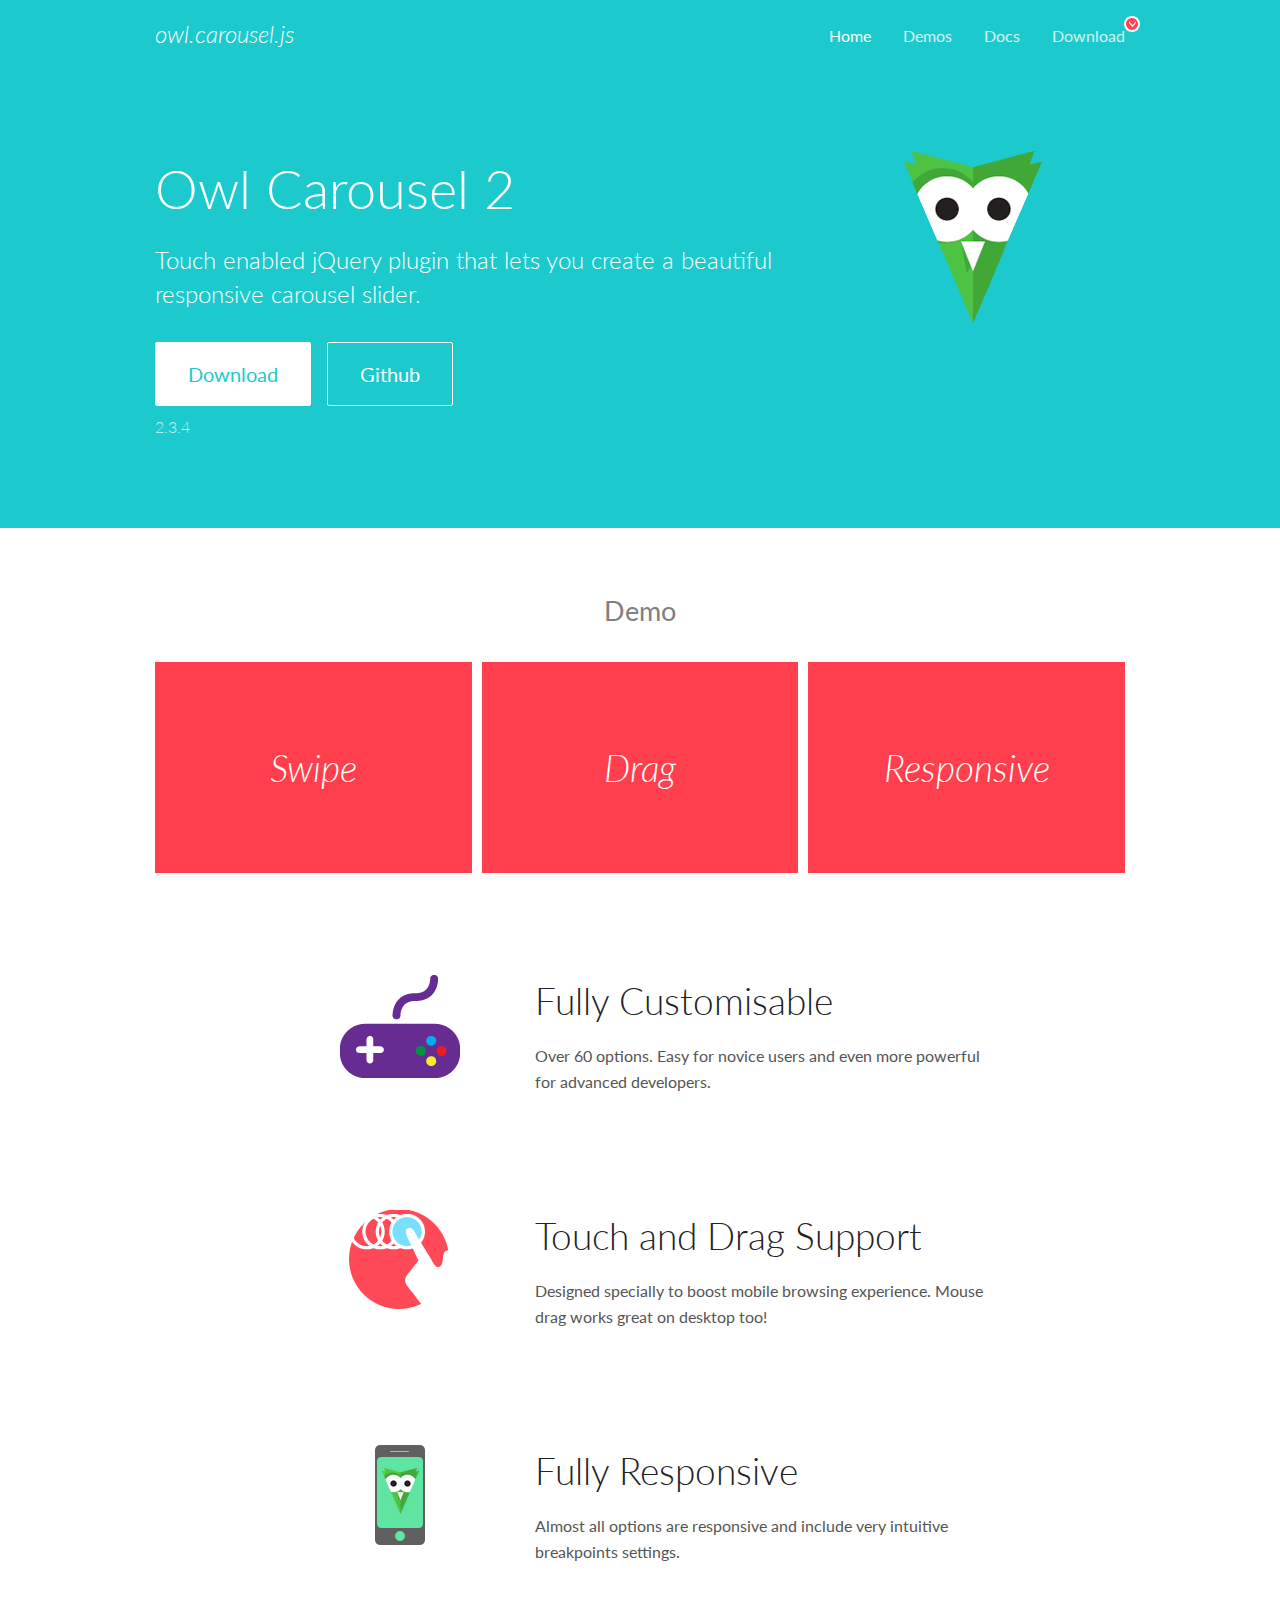
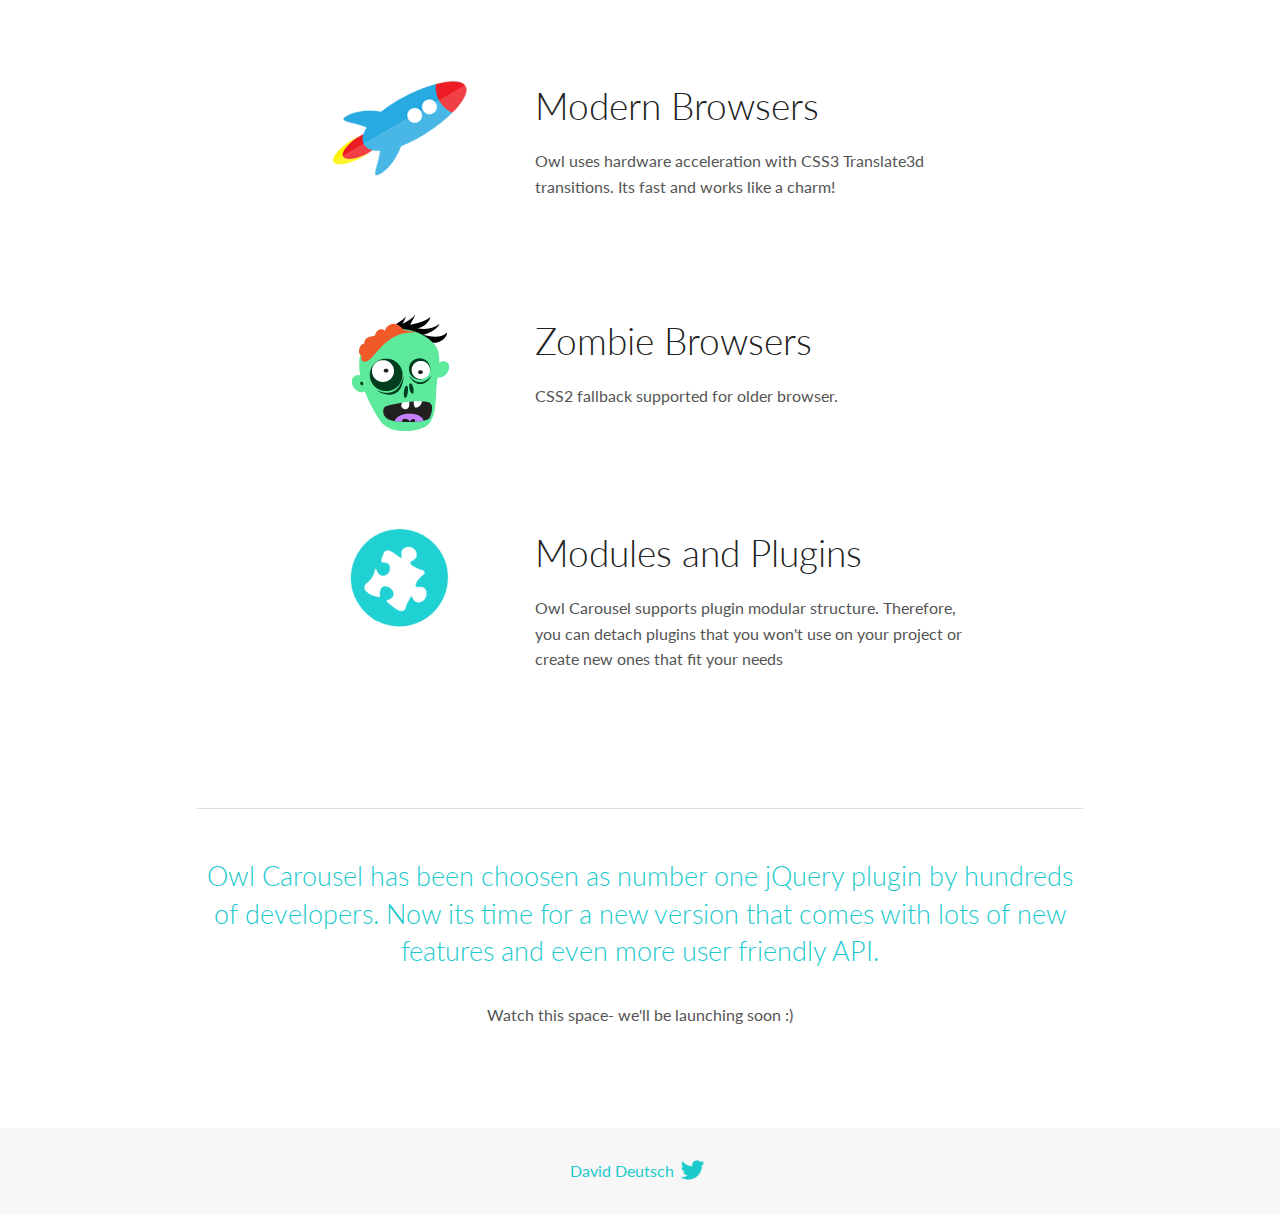
<file: cakes_bakery-web_Free20-09-2018_1808608070/web/OwlCarousel2-2.3.4/docs/index.html>
<!DOCTYPE html>
<html lang="en">
  <head>

    <!-- head -->
    <meta charset="utf-8">
    <meta name="msapplication-tap-highlight" content="no" />
    <meta name="viewport" content="width=device-width, initial-scale=1.0" />
    <meta name="description" content="Touch enabled jQuery plugin that lets you create beautiful responsive carousel slider.">
    <meta name="author" content="David Deutsch">
    <title>
      Home | Owl Carousel | 2.3.4
    </title>

    <!-- Stylesheets -->
    <link href='https://fonts.googleapis.com/css?family=Lato:300,400,700,400italic,300italic' rel='stylesheet' type='text/css'>
    <link rel="stylesheet" href="assets/css/docs.theme.min.css">

    <!-- Owl Stylesheets -->
    <link rel="stylesheet" href="assets/owlcarousel/assets/owl.carousel.min.css">
    <link rel="stylesheet" href="assets/owlcarousel/assets/owl.theme.default.min.css">

    <!-- HTML5 shim and Respond.js IE8 support of HTML5 elements and media queries -->

    <!--[if lt IE 9]>
      <script src="https://oss.maxcdn.com/libs/html5shiv/3.7.0/html5shiv.js"></script>
      <script src="https://oss.maxcdn.com/libs/respond.js/1.3.0/respond.min.js"></script>
    <![endif]-->

    <!-- Favicons -->
    <link rel="apple-touch-icon-precomposed" sizes="144x144" href="assets/ico/apple-touch-icon-144-precomposed.png">
    <link rel="shortcut icon" href="assets/ico/favicon.png">
    <link rel="shortcut icon" href="favicon.ico">

    <!-- Yeah i know js should not be in header. Its required for demos.-->

    <!-- javascript -->
    <script src="assets/vendors/jquery.min.js"></script>
    <script src="assets/owlcarousel/owl.carousel.js"></script>
  </head>
  <body>

    <!-- header -->
    <header class="header">
      <div class="row">
        <div class="large-12 columns">
          <div class="brand left">
            <h3>
              <a href="/OwlCarousel2/">owl.carousel.js</a> 
            </h3>
          </div>
          <a id="toggle-nav" class="right">
            <span></span> <span></span> <span></span> 
          </a> 
          <div class="nav-bar">
            <ul class="clearfix">
              <li class="active">
                <a href="/OwlCarousel2/index.html">Home</a> 
              </li>
              <li> <a href="/OwlCarousel2/demos/demos.html">Demos</a>  </li>
              <li> <a href="/OwlCarousel2/docs/started-welcome.html">Docs</a>  </li>
              <li>
                <a href="https://github.com/OwlCarousel2/OwlCarousel2/archive/2.3.4.zip">Download</a> 
                <span class="download"></span> 
              </li>
            </ul>
          </div>
        </div>
      </div>
    </header>

    <!-- home panel -->
    <section id="hero">
      <div class="row">
        <div class="large-8 medium-8 columns">
          <h1>Owl Carousel 2</h1>
          <h4>Touch enabled jQuery plugin that lets you create a beautiful responsive carousel slider.</h4>
          <a href="https://github.com/OwlCarousel2/OwlCarousel2/archive/2.3.4.zip" class="hero-button">Download</a> 
          <a href="https://github.com/OwlCarousel2/OwlCarousel2" class="hero-button outline">Github</a> 
          <p>2.3.4</p>
        </div>
        <div class="large-4 medium-4 columns">
          <img class="owl-logo" src="assets/img/owl-logo.png" alt="mr. Owl">
        </div>
      </div>
    </section>

    <!-- body -->
    <div class="home-demo">
      <div class="row">
        <div class="large-12 columns">
          <h3>Demo</h3>
          <div class="owl-carousel">
            <div class="item">
              <h2>Swipe</h2>
            </div>
            <div class="item">
              <h2>Drag</h2>
            </div>
            <div class="item">
              <h2>Responsive</h2>
            </div>
            <div class="item">
              <h2>CSS3</h2>
            </div>
            <div class="item">
              <h2>Fast</h2>
            </div>
            <div class="item">
              <h2>Easy</h2>
            </div>
            <div class="item">
              <h2>Free</h2>
            </div>
            <div class="item">
              <h2>Upgradable</h2>
            </div>
            <div class="item">
              <h2>Tons of options</h2>
            </div>
            <div class="item">
              <h2>Infinity</h2>
            </div>
            <div class="item">
              <h2>Auto Width</h2>
            </div>
          </div>
        </div>
      </div>
    </div>
    <script>
      var owl = $('.owl-carousel');
      owl.owlCarousel({
        margin: 10,
        loop: true,
        responsive: {
          0: {
            items: 1
          },
          600: {
            items: 2
          },
          1000: {
            items: 3
          }
        }
      })
    </script>

    <!-- features -->
    <div id="features">
      <div class="row">
        <div class="small-12 medium-9 small-centered columns">
          <section class="row feature">
            <div class="medium-4 small-12 columns">
              <img src="assets/img/feature-options.png" alt="">
            </div>
            <div class="medium-8 small-12 columns">
              <h2>Fully Customisable</h2>
              <p>Over 60 options. Easy for novice users and even more powerful for advanced developers.</p>
            </div>
          </section>
          <section class="row feature">
            <div class="medium-4 small-12 columns">
              <img src="assets/img/feature-drag.png" alt="">
            </div>
            <div class="medium-8 small-12 columns">
              <h2>Touch and Drag Support</h2>
              <p>Designed specially to boost mobile browsing experience. Mouse drag works great on desktop too!</p>
            </div>
          </section>
          <section class="row feature">
            <div class="medium-4 small-12 columns">
              <img src="assets/img/feature-responsive.png" alt="">
            </div>
            <div class="medium-8 small-12 columns">
              <h2>Fully Responsive</h2>
              <p>Almost all options are responsive and include very intuitive breakpoints settings.</p>
            </div>
          </section>
          <section class="row feature">
            <div class="medium-4 small-12 columns">
              <img src="assets/img/feature-modern.png" alt="">
            </div>
            <div class="medium-8 small-12 columns">
              <h2>Modern Browsers</h2>
              <p>Owl uses hardware acceleration with CSS3 Translate3d transitions. Its fast and works like a charm! </p>
            </div>
          </section>
          <section class="row feature">
            <div class="medium-4 small-12 columns">
              <img src="assets/img/feature-zombie.png" alt="">
            </div>
            <div class="medium-8 small-12 columns">
              <h2>Zombie Browsers</h2>
              <p>CSS2 fallback supported for older browser.</p>
            </div>
          </section>
          <section class="row feature">
            <div class="medium-4 small-12 columns">
              <img src="assets/img/feature-module.png" alt="">
            </div>
            <div class="medium-8 small-12 columns">
              <h2>Modules and Plugins</h2>
              <p>Owl Carousel supports plugin modular structure. Therefore, you can detach plugins that you won&#x27;t use on your project or create new ones that fit your needs</p>
            </div>
          </section>
        </div>
      </div>
    </div>

    <!-- footer -->
    <section id="teaser-text">
      <div class="row">
        <div class="small-12 medium-11 small-centered columns">
          <hr>
          <h3 id="owl-carousel-has-been-choosen-as-number-one-jquery-plugin-by-hundreds-of-developers-now-its-time-for-a-new-version-that-comes-with-lots-of-new-features-and-even-more-user-friendly-api-">Owl Carousel has been choosen as number one jQuery plugin by hundreds of developers. Now its time for a new version that comes with lots of new features and even more user friendly API.</h3>
          <p>Watch this space- we&#39;ll be launching soon :)</p>
        </div>
      </div>
    </section>

    <!-- footer -->
    <footer class="footer">
      <div class="row">
        <div class="large-12 columns">
          <h5>
            <a href="/OwlCarousel2/docs/support-contact.html">David Deutsch</a> 
            <a id="custom-tweet-button" href="https://twitter.com/share?url=https://github.com/OwlCarousel2/OwlCarousel2&text=Owl Carousel - This is so awesome! " target="_blank"></a> 
          </h5>
        </div>
      </div>
    </footer>

    <!-- vendors -->
    <script src="assets/vendors/highlight.js"></script>
    <script src="assets/js/app.js"></script>
  </body>
</html>
</file>
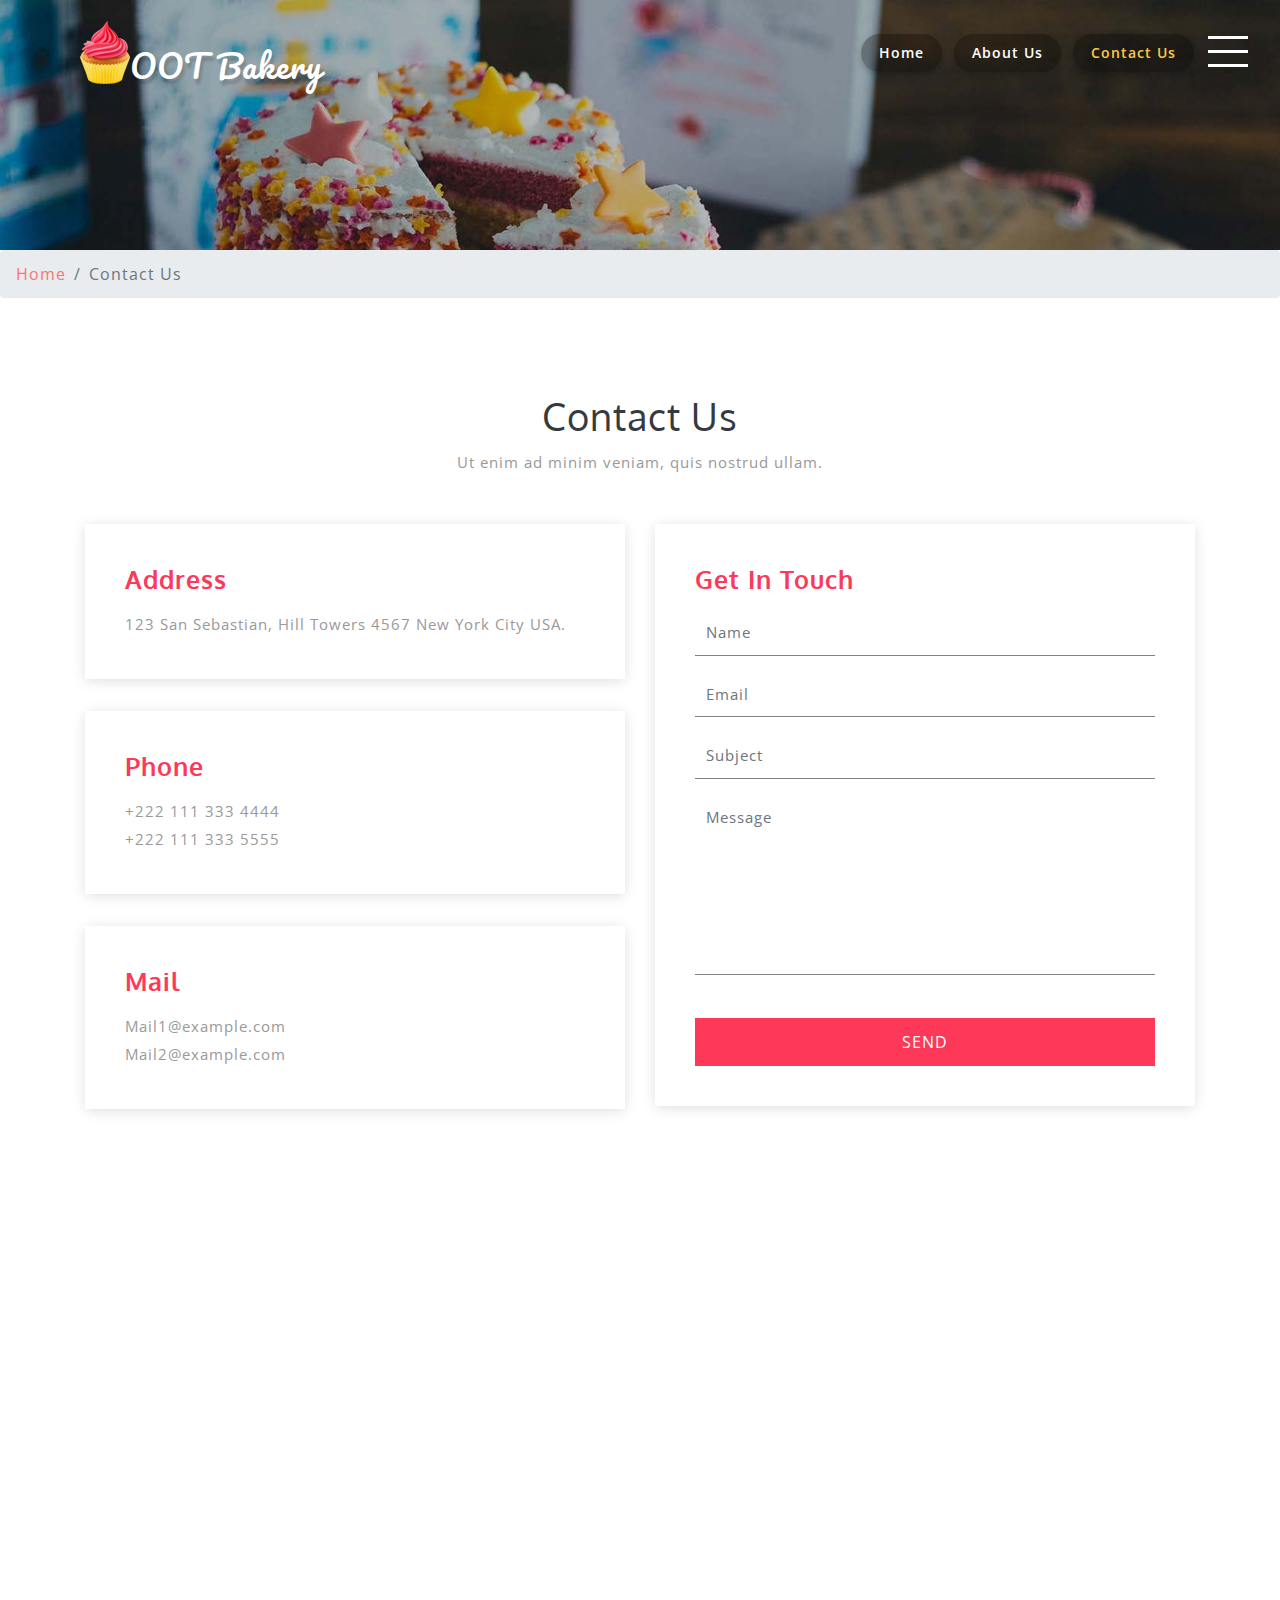
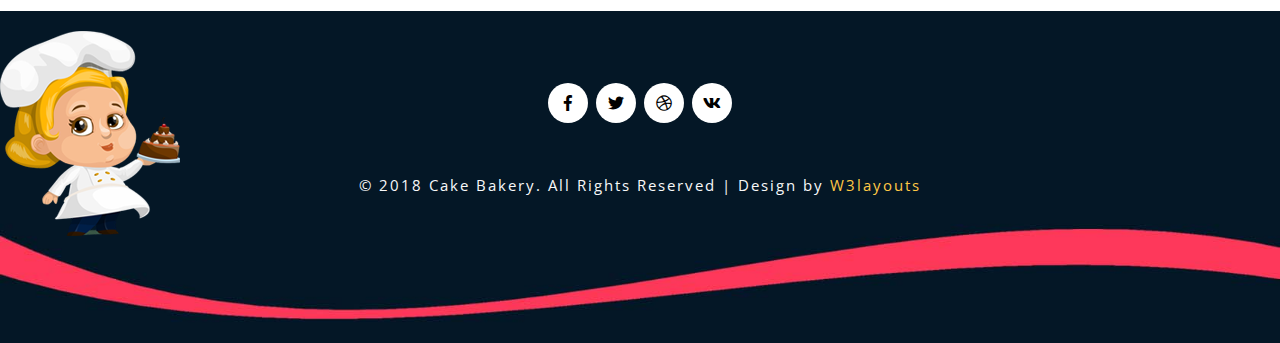
<file: cakes_bakery-web_Free20-09-2018_1808608070/web/contact.html>
<!--
Author: W3layouts
Author URL: http://w3layouts.com
License: Creative Commons Attribution 3.0 Unported
License URL: http://creativecommons.org/licenses/by/3.0/
-->

<!DOCTYPE html>
<html lang="zxx">

<head>
	<title>Cakes Bakery Restaurants Category Bootstrap Responsive Web Template | Contact Us :: W3layouts</title>
	<!-- Meta tag Keywords -->
	<meta name="viewport" content="width=device-width, initial-scale=1">
	<meta charset="UTF-8" />
	<meta name="keywords" content="Cakes Bakery Services Responsive web template, Bootstrap Web Templates, Flat Web Templates, Android Compatible web template, Smartphone Compatible web template, free webdesigns for Nokia, Samsung, LG, SonyEricsson, Motorola web design" />

	<!-- //Meta tag Keywords -->

	<!-- Custom-Files -->
	<link rel="stylesheet" href="css/bootstrap.css">
	<!-- Bootstrap-Core-CSS -->
	<link rel="stylesheet" href="css/style.css" type="text/css" media="all" />
	<!-- Style-CSS -->
	<link rel="stylesheet" href="css/fontawesome-all.css">
	<!-- Font-Awesome-Icons-CSS -->
	<!-- //Custom-Files -->

	<!-- Web-Fonts -->
	<link href="//fonts.googleapis.com/css?family=Oxygen:300,400,700&amp;subset=latin-ext" rel="stylesheet">
	<link href="//fonts.googleapis.com/css?family=Open+Sans:300,300i,400,400i,600,600i,700,700i,800,800i&amp;subset=cyrillic,cyrillic-ext,greek,greek-ext,latin-ext,vietnamese"
	    rel="stylesheet">
	<link href="//fonts.googleapis.com/css?family=Pacifico&amp;subset=cyrillic,latin-ext,vietnamese" rel="stylesheet">
	<!-- //Web-Fonts -->

</head>

<body>
	<div class="mian-content">
		<!-- header -->
		<header>
			<nav class="navbar navbar-expand-lg navbar-light">
				<div class="logo text-left">
					<h1>
						<a class="navbar-brand" href="index.html">
							<img src="images/logo.png" alt="" class="img-fluid">OOT Bakery
						</a>
					</h1>
				</div>
				<button class="navbar-toggler" type="button" data-toggle="collapse" data-target="#navbarSupportedContent"
				    aria-controls="navbarSupportedContent" aria-expanded="false" aria-label="Toggle navigation">
					<span class="navbar-toggler-icon">

					</span>
				</button>
				<div class="collapse navbar-collapse" id="navbarSupportedContent">
					<ul class="navbar-nav ml-lg-auto text-lg-right text-center">
						<li class="nav-item">
							<a class="nav-link" href="index.html">Home
								<span class="sr-only">(current)</span>
							</a>
						</li>
						<li class="nav-item">
							<a class="nav-link" href="about.html">About Us</a>
						</li>
						<li class="nav-item active">
							<a class="nav-link" href="contact.html">Contact Us</a>
						</li>
					</ul>
					<!-- menu button -->
					<div class="menu">
						<a href="#" class="navicon"></a>
						<div class="toggle">
							<ul class="toggle-menu list-unstyled">
								<li>
									<a href="index.html">Index Page</a>
								</li>
								<li>
									<a href="index.html">New Products</a>
								</li>
								<li>
									<a href="gallery.html">Latest Cakes</a>
								</li>
								<li>
									<a href="index.html">Order Cake</a>
								</li>
								<li>
									<a href="index.html">Faqs</a>
								</li>
								<li>
									<a href="contact.html">Contact Us</a>
								</li>
							</ul>
						</div>
					</div>
					<!-- //menu button -->
				</div>
			</nav>
		</header>
		<!-- //header -->

		<!-- banner 2 -->
		<div class="banner2-w3ls">

		</div>
		<!-- //banner 2 -->
	</div>
	<!-- main -->
	<!-- page details -->
	<div class="breadcrumb-agile">
		<nav aria-label="breadcrumb">
			<ol class="breadcrumb m-0">
				<li class="breadcrumb-item">
					<a href="index.html">Home</a>
				</li>
				<li class="breadcrumb-item active" aria-current="page">Contact Us</li>
			</ol>
		</nav>
	</div>
	<!-- //page details -->

	<!-- contact page -->
	<div class="address py-5">
		<div class="container py-xl-5 py-lg-3">
			<div class="title text-center mb-5">
				<h2 class="text-dark mb-2">Contact Us</h2>
				<p>Ut enim ad minim veniam, quis nostrud ullam.</p>
			</div>
			<div class="row address-row">
				<div class="col-lg-6 address-right">
					<div class="address-info wow fadeInRight animated" data-wow-delay=".5s">
						<h4 class="font-weight-bold mb-3">Address</h4>
						<p>123 San Sebastian, Hill Towers 4567 New York City USA.</p>
					</div>
					<div class="address-info address-mdl wow fadeInRight animated" data-wow-delay=".7s">
						<h4 class="font-weight-bold mb-3">Phone </h4>
						<p>+222 111 333 4444</p>
						<p>+222 111 333 5555</p>
					</div>
					<div class="address-info agileits-info wow fadeInRight animated" data-wow-delay=".6s">
						<h4 class="font-weight-bold mb-3">Mail</h4>
						<p>
							<a href="mailto:example@mail.com"> Mail1@example.com</a>
						</p>
						<p>
							<a href="mailto:example@mail.com"> Mail2@example.com</a>
						</p>
					</div>
				</div>
				<div class="col-lg-6 address-left mt-lg-0 mt-5">
					<div class="address-grid">
						<h4 class="font-weight-bold mb-3">Get In Touch</h4>
						<form action="#" method="post">
							<div class="form-group">
								<input type="text" class="form-control" placeholder="Name" name="name" required="">
							</div>
							<div class="form-group">
								<input type="email" class="form-control" placeholder="Email" name="email" required="">
							</div>
							<div class="form-group">
								<input type="text" class="form-control" placeholder="Subject" name="subject" required="">
							</div>
							<div class="form-group">
								<textarea placeholder="Message" class="form-control" required=""></textarea>
							</div>
							<input type="submit" value="SEND">
						</form>
					</div>
				</div>
			</div>
		</div>
	</div>
	<!-- map -->
	<div class="map">
		<iframe src="https://www.google.com/maps/embed?pb=!1m18!1m12!1m3!1d2513.5588531024528!2d6.926104315807983!3d50.950370979547415!2m3!1f0!2f0!3f0!3m2!1i1024!2i768!4f13.1!3m3!1m2!1s0x47bf25139c136161%3A0x40466a2b892ec6e7!2sCologne%2C+Ehrenfeld+Gutenbergstr.!5e0!3m2!1sen!2sin!4v1516624585853"></iframe>
	</div>
	<!--// map -->
	<!-- //contact page -->


	<!-- footer -->
	<footer class="text-center py-sm-4 py-3">
		<div class="container py-xl-5 py-3">
			<div class="w3l-footer footer-social-agile mb-4">
				<ul class="list-unstyled">
					<li>
						<a href="#">
							<i class="fab fa-facebook-f"></i>
						</a>
					</li>
					<li class="mx-1">
						<a href="#">
							<i class="fab fa-twitter"></i>
						</a>
					</li>
					<li>
						<a href="#">
							<i class="fab fa-dribbble"></i>
						</a>
					</li>
					<li class="ml-1">
						<a href="#">
							<i class="fab fa-vk"></i>
						</a>
					</li>
				</ul>
			</div>
			<!-- copyright -->
			<p class="copy-right-grids text-light my-lg-5 my-4 pb-4">© 2018 Cake Bakery. All Rights Reserved | Design by
				<a href="https://w3layouts.com/" target="_blank">W3layouts</a>
			</p>
			<!-- //copyright -->
		</div>
		<!-- chef -->
		<img src="images/chef.png" alt="" class="img-fluid chef-style" />
		<!-- //chef -->
	</footer>
	<!-- //footer -->


	<!-- Js files -->
	<!-- JavaScript -->
	<script src="js/jquery-2.2.3.min.js"></script>
	<!-- Default-JavaScript-File -->

	<!-- menu-js -->
	<script>
		$('.navicon').on('click', function (e) {
			e.preventDefault();
			$(this).toggleClass('navicon--active');
			$('.toggle').toggleClass('toggle--active');
		});
	</script>
	<!-- //menu-js -->

	<!-- smooth scrolling -->
	<script src="js/SmoothScroll.min.js"></script>
	<!-- move-top -->
	<script src="js/move-top.js"></script>
	<!-- easing -->
	<script src="js/easing.js"></script>
	<!--  necessary snippets for few javascript files -->
	<script src="js/cakes-bakery.js"></script>

	<script src="js/bootstrap.js"></script>
	<!-- Necessary-JavaScript-File-For-Bootstrap -->

	<!-- //Js files -->

</body>

</html>
</file>
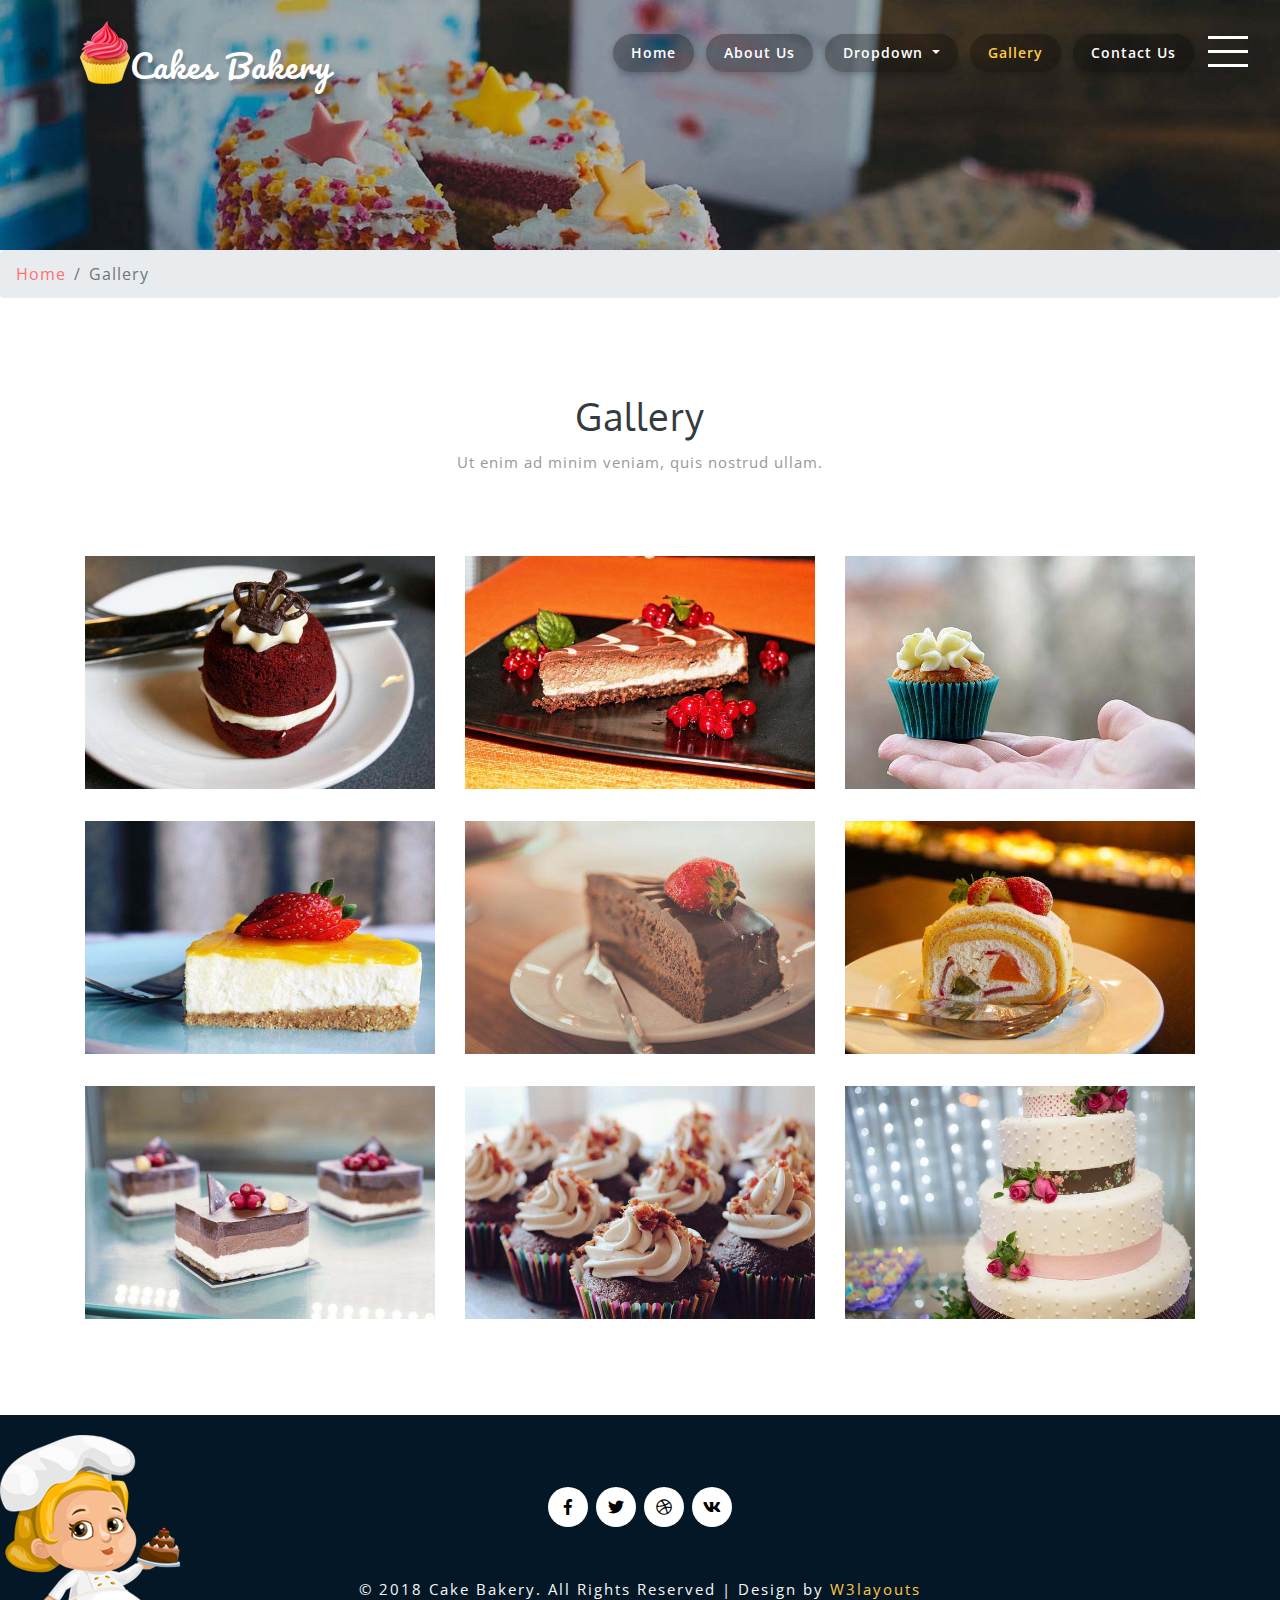
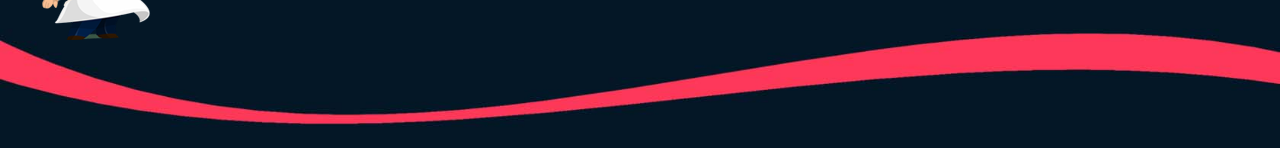
<file: cakes_bakery-web_Free20-09-2018_1808608070/web/gallery.html>
<!--
Author: W3layouts
Author URL: http://w3layouts.com
License: Creative Commons Attribution 3.0 Unported
License URL: http://creativecommons.org/licenses/by/3.0/
-->

<!DOCTYPE html>
<html lang="zxx">

<head>
	<title>Cakes Bakery Restaurants Category Bootstrap Responsive Web Template | Gallery :: W3layouts</title>
	<!-- Meta tag Keywords -->
	<meta name="viewport" content="width=device-width, initial-scale=1">
	<meta charset="UTF-8" />
	<meta name="keywords" content="Cakes Bakery Services Responsive web template, Bootstrap Web Templates, Flat Web Templates, Android Compatible web template, Smartphone Compatible web template, free webdesigns for Nokia, Samsung, LG, SonyEricsson, Motorola web design" />
	<script>
		addEventListener("load", function () {
			setTimeout(hideURLbar, 0);
		}, false);

		function hideURLbar() {
			window.scrollTo(0, 1);
		}
	</script>
	<!-- //Meta tag Keywords -->

	<!-- Custom-Files -->
	<link rel="stylesheet" href="css/bootstrap.css">
	<!-- Bootstrap-Core-CSS -->
	<link rel="stylesheet" href="css/style.css" type="text/css" media="all" />
	<!-- Style-CSS -->
	<link rel="stylesheet" href="css/fontawesome-all.css">
	<!-- Font-Awesome-Icons-CSS -->
	<!-- //Custom-Files -->

	<!-- Web-Fonts -->
	<link href="//fonts.googleapis.com/css?family=Oxygen:300,400,700&amp;subset=latin-ext" rel="stylesheet">
	<link href="//fonts.googleapis.com/css?family=Open+Sans:300,300i,400,400i,600,600i,700,700i,800,800i&amp;subset=cyrillic,cyrillic-ext,greek,greek-ext,latin-ext,vietnamese"
	    rel="stylesheet">
	<link href="//fonts.googleapis.com/css?family=Pacifico&amp;subset=cyrillic,latin-ext,vietnamese" rel="stylesheet">
	<!-- //Web-Fonts -->

</head>

<body>
	<div class="mian-content">
		<!-- header -->
		<header>
			<nav class="navbar navbar-expand-lg navbar-light">
				<div class="logo text-left">
					<h1>
						<a class="navbar-brand" href="index.html">
							<img src="images/logo.png" alt="" class="img-fluid">Cakes Bakery</a>
					</h1>
				</div>
				<button class="navbar-toggler" type="button" data-toggle="collapse" data-target="#navbarSupportedContent"
				    aria-controls="navbarSupportedContent" aria-expanded="false" aria-label="Toggle navigation">
					<span class="navbar-toggler-icon">

					</span>
				</button>
				<div class="collapse navbar-collapse" id="navbarSupportedContent">
					<ul class="navbar-nav ml-lg-auto text-lg-right text-center">
						<li class="nav-item">
							<a class="nav-link" href="index.html">Home
								<span class="sr-only">(current)</span>
							</a>
						</li>
						<li class="nav-item">
							<a class="nav-link" href="about.html">About Us</a>
						</li>
						<li class="nav-item dropdown">
							<a class="nav-link dropdown-toggle" href="#" id="navbarDropdown" role="button" data-toggle="dropdown"
							    aria-haspopup="true" aria-expanded="false">
								Dropdown
							</a>
							<div class="dropdown-menu" aria-labelledby="navbarDropdown">
								<a class="dropdown-item" href="about.html">Services</a>
								<a class="dropdown-item" href="index.html" title="">New Products</a>
								<a class="dropdown-item" href="index.html" title="">Company News</a>
								<a class="dropdown-item" href="index.html" title="">Team</a>
							</div>
						</li>
						<li class="nav-item active">
							<a class="nav-link" href="gallery.html">Gallery</a>
						</li>
						<li class="nav-item">
							<a class="nav-link" href="contact.html">Contact Us</a>
						</li>
					</ul>
					<!-- menu button -->
					<div class="menu">
						<a href="#" class="navicon"></a>
						<div class="toggle">
							<ul class="toggle-menu list-unstyled">
								<li>
									<a href="index.html">Index Page</a>
								</li>
								<li>
									<a href="index.html">New Products</a>
								</li>
								<li>
									<a href="gallery.html">Latest Cakes</a>
								</li>
								<li>
									<a href="index.html">Order Cake</a>
								</li>
								<li>
									<a href="index.html">Faqs</a>
								</li>
								<li>
									<a href="contact.html">Contact Us</a>
								</li>
							</ul>
						</div>
					</div>
					<!-- //menu button -->
				</div>
			</nav>
		</header>
		<!-- //header -->

		<!-- banner 2 -->
		<div class="banner2-w3ls">

		</div>
		<!-- //banner 2 -->
	</div>
	<!-- main -->
	<!-- page details -->
	<div class="breadcrumb-agile">
		<nav aria-label="breadcrumb">
			<ol class="breadcrumb m-0">
				<li class="breadcrumb-item">
					<a href="index.html">Home</a>
				</li>
				<li class="breadcrumb-item active" aria-current="page">Gallery</li>
			</ol>
		</nav>
	</div>
	<!-- //page details -->

	<!-- gallery page -->
	<div class="gallery py-5">
		<div class="container py-xl-5 py-lg-3">
			<div class="title text-center mb-5">
				<h2 class="text-dark mb-2">Gallery</h2>
				<p>Ut enim ad minim veniam, quis nostrud ullam.</p>
			</div>
			<div class="row w3ls_portfolio_grids">
				<div class="col-sm-4 agileinfo_portfolio_grid">
					<div class="w3_agile_portfolio_grid1">
						<a href="images/g1.jpg" title="Cakes Bakery">
							<div class="agileits_portfolio_sub_grid agileits_w3layouts_team_grid">
								<div class="w3layouts_port_head">
									<h3>Cakes Bakery</h3>
								</div>
								<img src="images/g1.jpg" alt=" " class="img-fluid" />
							</div>
						</a>
					</div>
					<div class="w3_agile_portfolio_grid1">
						<a href="images/g2.jpg" title="Cakes Bakery">
							<div class="agileits_portfolio_sub_grid agileits_w3layouts_team_grid">
								<div class="w3layouts_port_head">
									<h3>Cakes Bakery</h3>
								</div>
								<img src="images/g2.jpg" alt=" " class="img-fluid" />
							</div>
						</a>
					</div>
					<div class="w3_agile_portfolio_grid1">
						<a href="images/g3.jpg" title="Cakes Bakery">
							<div class="agileits_portfolio_sub_grid agileits_w3layouts_team_grid">
								<div class="w3layouts_port_head">
									<h3>Cakes Bakery</h3>
								</div>
								<img src="images/g3.jpg" alt=" " class="img-fluid" />
							</div>
						</a>
					</div>
				</div>
				<div class="col-sm-4 agileinfo_portfolio_grid">
					<div class="w3_agile_portfolio_grid1">
						<a href="images/g4.jpg" title="Cakes Bakery">
							<div class="agileits_portfolio_sub_grid agileits_w3layouts_team_grid">
								<div class="w3layouts_port_head">
									<h3>Cakes Bakery</h3>
								</div>
								<img src="images/g4.jpg" alt=" " class="img-fluid" />
							</div>
						</a>
					</div>
					<div class="w3_agile_portfolio_grid1">
						<a href="images/g5.jpg" title="Cakes Bakery">
							<div class="agileits_portfolio_sub_grid agileits_w3layouts_team_grid">
								<div class="w3layouts_port_head">
									<h3>Cakes Bakery</h3>
								</div>
								<img src="images/g5.jpg" alt=" " class="img-fluid" />
							</div>
						</a>
					</div>
					<div class="w3_agile_portfolio_grid1">
						<a href="images/g6.jpg" title="Cakes Bakery">
							<div class="agileits_portfolio_sub_grid agileits_w3layouts_team_grid">
								<div class="w3layouts_port_head">
									<h3>Cakes Bakery</h3>
								</div>
								<img src="images/g6.jpg" alt=" " class="img-fluid" />
							</div>
						</a>
					</div>
				</div>
				<div class="col-sm-4 agileinfo_portfolio_grid">
					<div class="w3_agile_portfolio_grid1">
						<a href="images/g7.jpg" title="Cakes Bakery">
							<div class="agileits_portfolio_sub_grid agileits_w3layouts_team_grid">
								<div class="w3layouts_port_head">
									<h3>Cakes Bakery</h3>
								</div>
								<img src="images/g7.jpg" alt=" " class="img-fluid" />
							</div>
						</a>
					</div>
					<div class="w3_agile_portfolio_grid1">
						<a href="images/g8.jpg" title="Cakes Bakery">
							<div class="agileits_portfolio_sub_grid agileits_w3layouts_team_grid">
								<div class="w3layouts_port_head">
									<h3>Cakes Bakery</h3>
								</div>
								<img src="images/g8.jpg" alt=" " class="img-fluid" />
							</div>
						</a>
					</div>
					<div class="w3_agile_portfolio_grid1">
						<a href="images/g9.jpg" title="Cakes Bakery">
							<div class="agileits_portfolio_sub_grid agileits_w3layouts_team_grid">
								<div class="w3layouts_port_head">
									<h3>Cakes Bakery</h3>
								</div>
								<img src="images/g9.jpg" alt=" " class="img-fluid" />
							</div>
						</a>
					</div>
				</div>
			</div>
		</div>
	</div>
	<!-- //gallery page -->


	<!-- footer -->
	<footer class="text-center py-sm-4 py-3">
		<div class="container py-xl-5 py-3">
			<div class="w3l-footer footer-social-agile mb-4">
				<ul class="list-unstyled">
					<li>
						<a href="#">
							<i class="fab fa-facebook-f"></i>
						</a>
					</li>
					<li class="mx-1">
						<a href="#">
							<i class="fab fa-twitter"></i>
						</a>
					</li>
					<li>
						<a href="#">
							<i class="fab fa-dribbble"></i>
						</a>
					</li>
					<li class="ml-1">
						<a href="#">
							<i class="fab fa-vk"></i>
						</a>
					</li>
				</ul>
			</div>
			<!-- copyright -->
			<p class="copy-right-grids text-light my-lg-5 my-4 pb-4">© 2018 Cake Bakery. All Rights Reserved | Design by
				<a href="https://w3layouts.com/" target="_blank">W3layouts</a>
			</p>
			<!-- //copyright -->
		</div>
		<!-- chef -->
		<img src="images/chef.png" alt="" class="img-fluid chef-style" />
		<!-- //chef -->
	</footer>
	<!-- //footer -->


	<!-- Js files -->
	<!-- JavaScript -->
	<script src="js/jquery-2.2.3.min.js"></script>
	<!-- Default-JavaScript-File -->

	<!-- gallery -->
	<script src="js/jquery.chocolat.js"></script>
	<link rel="stylesheet" href="css/chocolat.css" type="text/css" media="screen">
	<!-- light-box -->
	<script>
		$(function () {
			$('.gallery a').Chocolat();
		});
	</script>
	<!-- //light-box -->
	<!-- //gallery -->

	<!-- menu-js -->
	<script>
		$('.navicon').on('click', function (e) {
			e.preventDefault();
			$(this).toggleClass('navicon--active');
			$('.toggle').toggleClass('toggle--active');
		});
	</script>
	<!-- //menu-js -->

	<!-- smooth scrolling -->
	<script src="js/SmoothScroll.min.js"></script>
	<!-- move-top -->
	<script src="js/move-top.js"></script>
	<!-- easing -->
	<script src="js/easing.js"></script>
	<!--  necessary snippets for few javascript files -->
	<script src="js/cakes-bakery.js"></script>

	<script src="js/bootstrap.js"></script>
	<!-- Necessary-JavaScript-File-For-Bootstrap -->

	<!-- //Js files -->

</body>

</html>
</file>
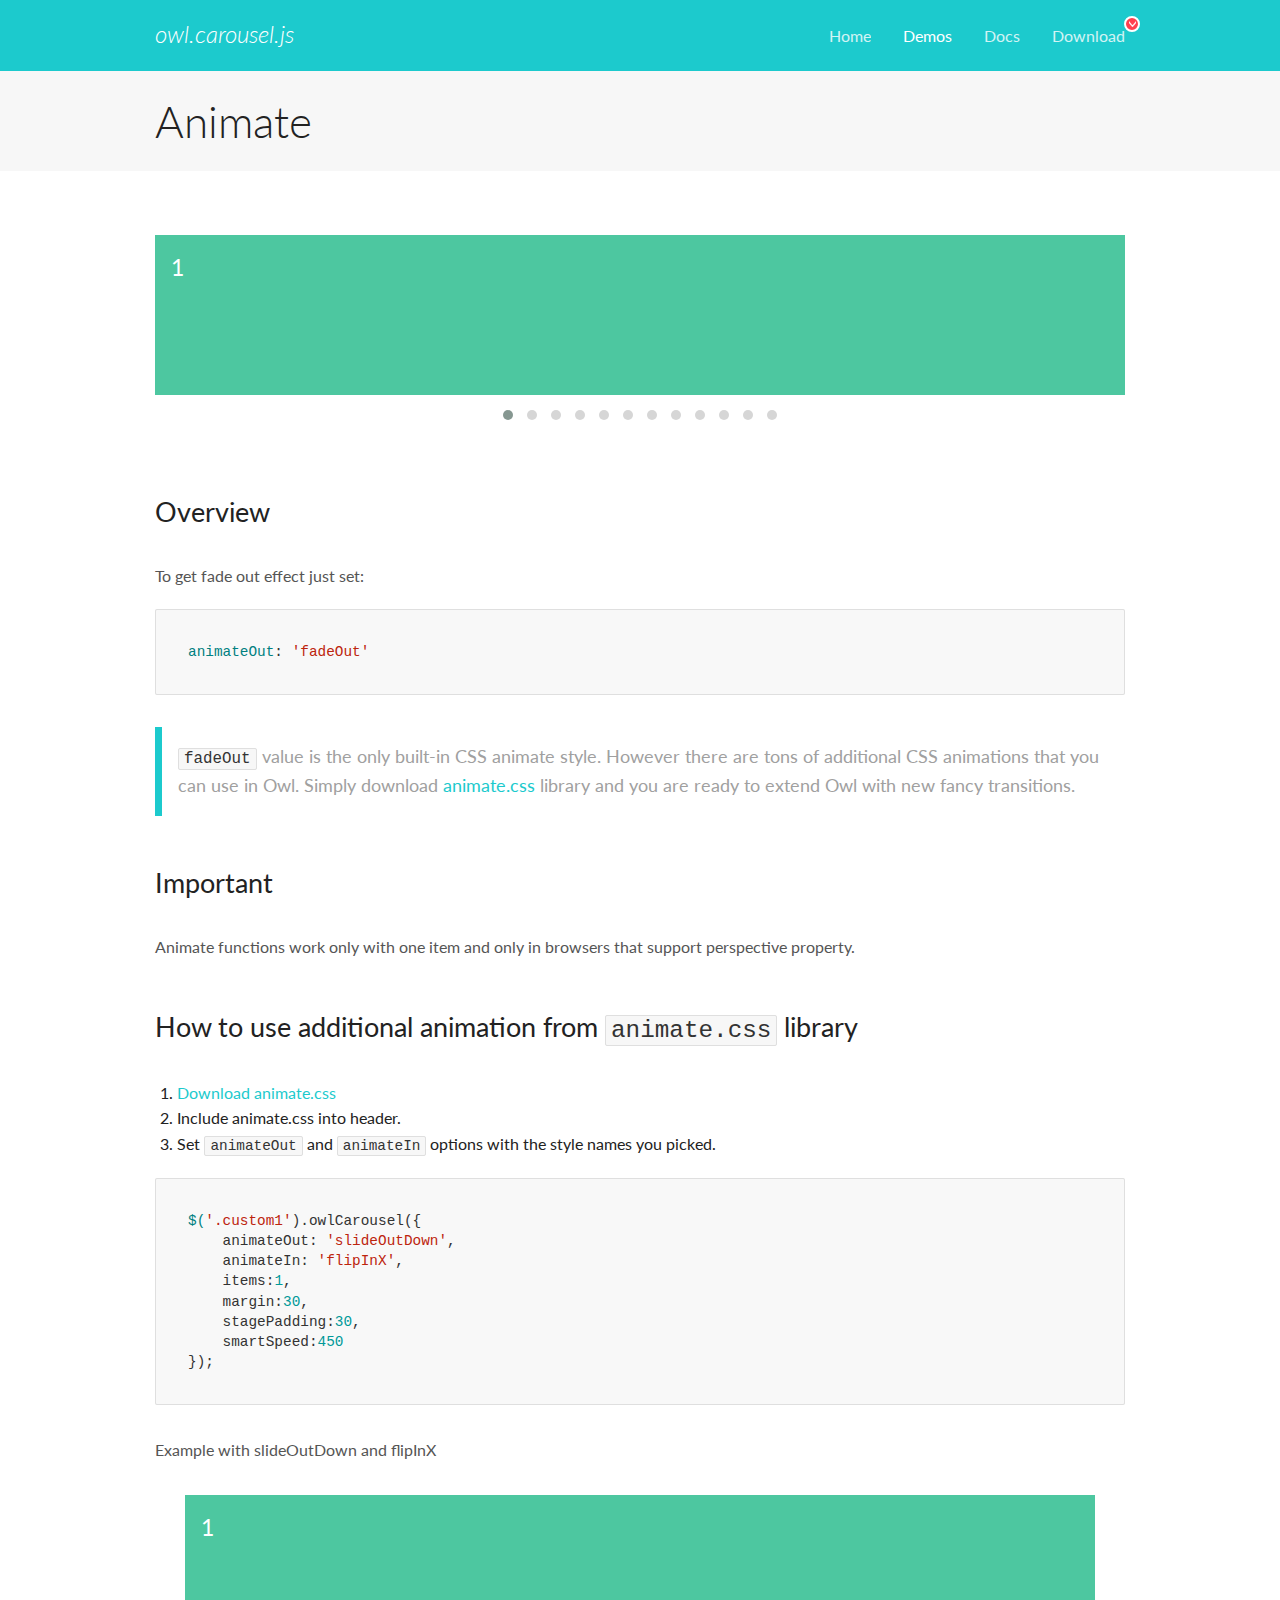
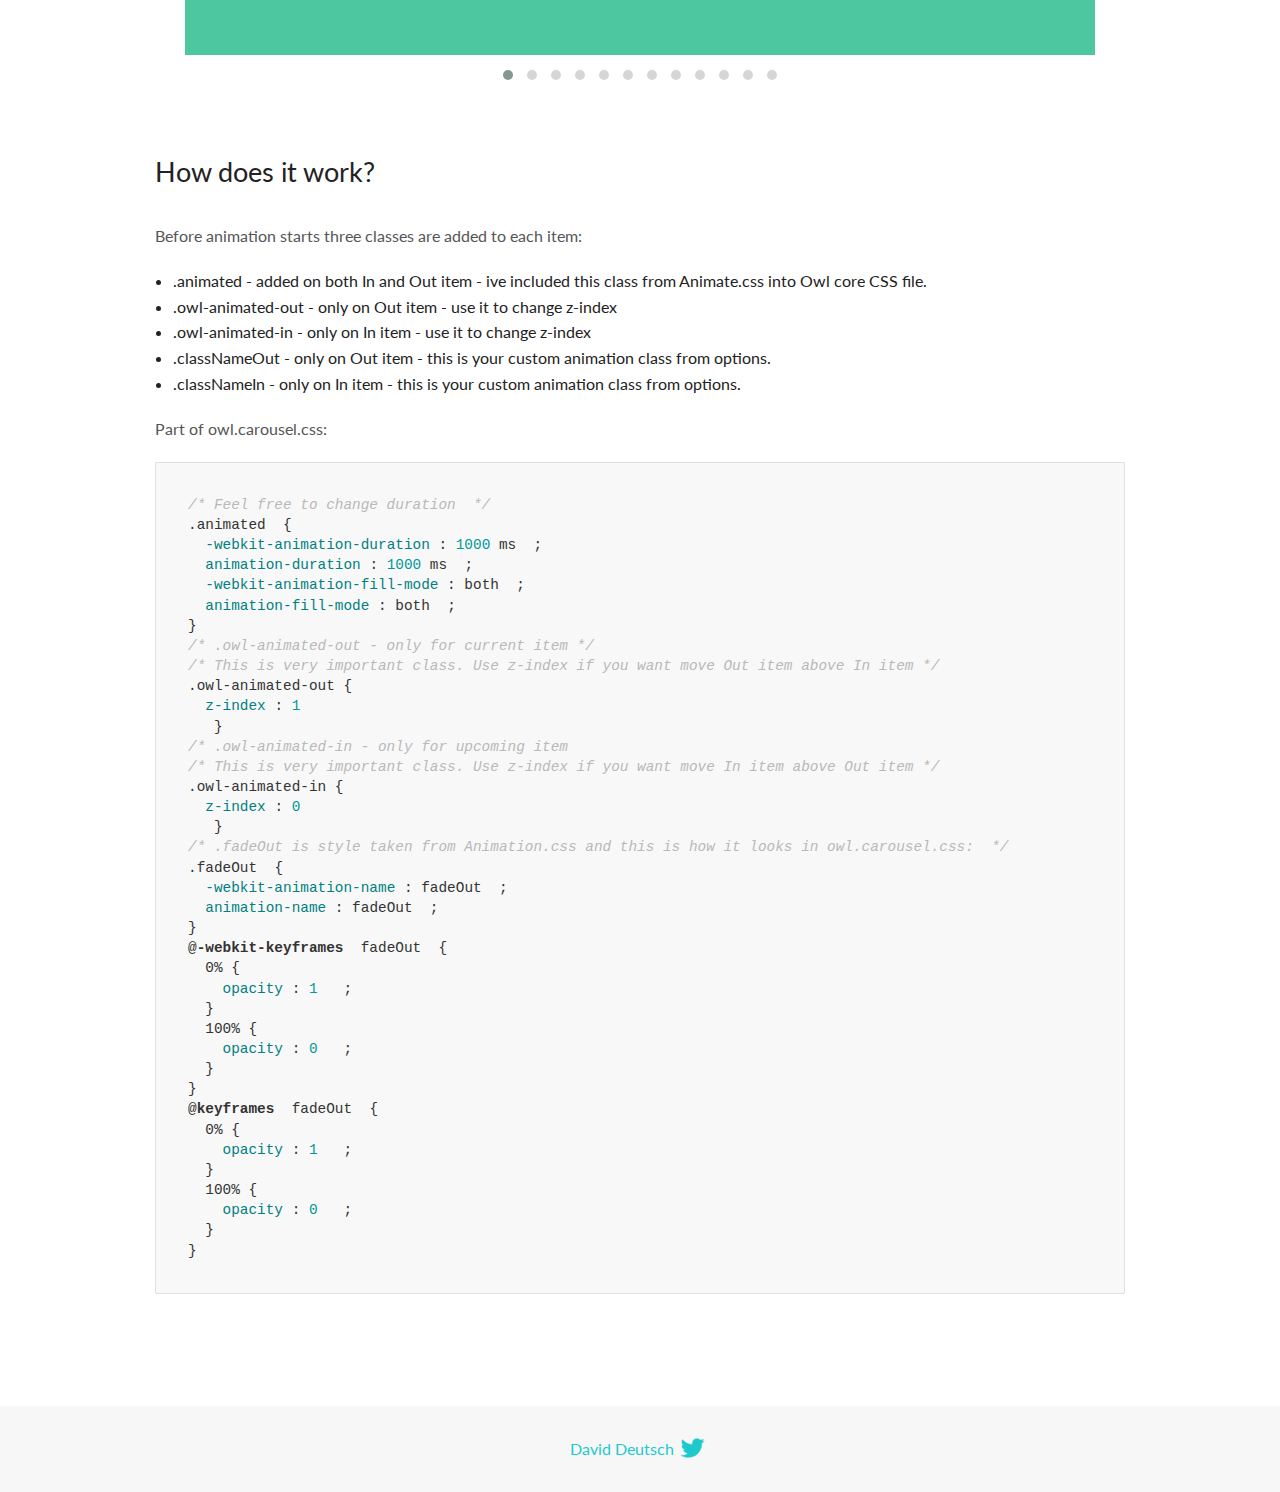
<file: cakes_bakery-web_Free20-09-2018_1808608070/web/OwlCarousel2-2.3.4/docs/demos/animate.html>
<!DOCTYPE html>
<html lang="en">
  <head>

    <!-- head -->
    <meta charset="utf-8">
    <meta name="msapplication-tap-highlight" content="no" />
    <meta name="viewport" content="width=device-width, initial-scale=1.0" />
    <meta name="description" content="Animate carousel">
    <meta name="author" content="David Deutsch">
    <title>
      Animate Demo | Owl Carousel | 2.3.4
    </title>

    <!-- Stylesheets -->
    <link href='https://fonts.googleapis.com/css?family=Lato:300,400,700,400italic,300italic' rel='stylesheet' type='text/css'>
    <link rel="stylesheet" href="../assets/css/docs.theme.min.css">

    <!-- Owl Stylesheets -->
    <link rel="stylesheet" href="../assets/owlcarousel/assets/owl.carousel.min.css">
    <link rel="stylesheet" href="../assets/owlcarousel/assets/owl.theme.default.min.css">

    <!-- HTML5 shim and Respond.js IE8 support of HTML5 elements and media queries -->

    <!--[if lt IE 9]>
      <script src="https://oss.maxcdn.com/libs/html5shiv/3.7.0/html5shiv.js"></script>
      <script src="https://oss.maxcdn.com/libs/respond.js/1.3.0/respond.min.js"></script>
    <![endif]-->

    <!-- Favicons -->
    <link rel="apple-touch-icon-precomposed" sizes="144x144" href="../assets/ico/apple-touch-icon-144-precomposed.png">
    <link rel="shortcut icon" href="../assets/ico/favicon.png">
    <link rel="shortcut icon" href="favicon.ico">

    <!-- Yeah i know js should not be in header. Its required for demos.-->

    <!-- javascript -->
    <script src="../assets/vendors/jquery.min.js"></script>
    <script src="../assets/owlcarousel/owl.carousel.js"></script>
  </head>
  <body>

    <!-- header -->
    <header class="header">
      <div class="row">
        <div class="large-12 columns">
          <div class="brand left">
            <h3>
              <a href="/OwlCarousel2/">owl.carousel.js</a> 
            </h3>
          </div>
          <a id="toggle-nav" class="right">
            <span></span> <span></span> <span></span> 
          </a> 
          <div class="nav-bar">
            <ul class="clearfix">
              <li> <a href="/OwlCarousel2/index.html">Home</a>  </li>
              <li class="active">
                <a href="/OwlCarousel2/demos/demos.html">Demos</a> 
              </li>
              <li> <a href="/OwlCarousel2/docs/started-welcome.html">Docs</a>  </li>
              <li>
                <a href="https://github.com/OwlCarousel2/OwlCarousel2/archive/2.3.4.zip">Download</a> 
                <span class="download"></span> 
              </li>
            </ul>
          </div>
        </div>
      </div>
    </header>

    <!-- title -->
    <section class="title">
      <div class="row">
        <div class="large-12 columns">
          <h1>Animate</h1>
        </div>
      </div>
    </section>

    <!--  Demos -->
    <section id="demos">
      <div class="row">
        <div class="large-12 columns">
          <div class="fadeOut owl-carousel owl-theme">
            <div class="item">
              <h4>1</h4>
            </div>
            <div class="item">
              <h4>2</h4>
            </div>
            <div class="item">
              <h4>3</h4>
            </div>
            <div class="item">
              <h4>4</h4>
            </div>
            <div class="item">
              <h4>5</h4>
            </div>
            <div class="item">
              <h4>6</h4>
            </div>
            <div class="item">
              <h4>7</h4>
            </div>
            <div class="item">
              <h4>8</h4>
            </div>
            <div class="item">
              <h4>9</h4>
            </div>
            <div class="item">
              <h4>10</h4>
            </div>
            <div class="item">
              <h4>11</h4>
            </div>
            <div class="item">
              <h4>12</h4>
            </div>
          </div>
          <h3 id="overview">Overview</h3>
          <p>To get fade out effect just set:</p>
          <pre><code>animateOut: &#39;fadeOut&#39;</code></pre>
          <blockquote>
            <p><code>fadeOut</code> value is the only built-in CSS animate style. However there are tons of additional CSS animations that you can use in Owl. Simply download
              <a href="https://daneden.github.io/animate.css/">animate.css</a>  library and you are ready to extend Owl with new fancy transitions.</p>
          </blockquote>
          <h3 id="important">Important</h3>
          <p>Animate functions work only with one item and only in browsers that support perspective property.</p>
          <h3 id="how-to-use-additional-animation-from-animate-css-library">How to use additional animation from <code>animate.css</code> library</h3>
          <ol>
            <li> <a href="https://daneden.github.io/animate.css/">Download animate.css</a>  </li>
            <li>Include animate.css into header.</li>
            <li>Set <code>animateOut</code> and <code>animateIn</code> options with the style names you picked.</li>
          </ol>
          <pre><code>$(&#39;.custom1&#39;).owlCarousel({
    animateOut: &#39;slideOutDown&#39;,
    animateIn: &#39;flipInX&#39;,
    items:1,
    margin:30,
    stagePadding:30,
    smartSpeed:450
});</code></pre>
          <p>Example with slideOutDown and flipInX</p>
          <div class="custom1 owl-carousel owl-theme">
            <div class="item">
              <h4>1</h4>
            </div>
            <div class="item">
              <h4>2</h4>
            </div>
            <div class="item">
              <h4>3</h4>
            </div>
            <div class="item">
              <h4>4</h4>
            </div>
            <div class="item">
              <h4>5</h4>
            </div>
            <div class="item">
              <h4>6</h4>
            </div>
            <div class="item">
              <h4>7</h4>
            </div>
            <div class="item">
              <h4>8</h4>
            </div>
            <div class="item">
              <h4>9</h4>
            </div>
            <div class="item">
              <h4>10</h4>
            </div>
            <div class="item">
              <h4>11</h4>
            </div>
            <div class="item">
              <h4>12</h4>
            </div>
          </div>
          <h3 id="how-does-it-work-">How does it work?</h3>
          <p>Before animation starts three classes are added to each item:</p>
          <ul>
            <li>.animated - added on both In and Out item - ive included this class from Animate.css into Owl core CSS file.</li>
            <li>.owl-animated-out - only on Out item - use it to change z-index</li>
            <li>.owl-animated-in - only on In item - use it to change z-index</li>
            <li>.classNameOut - only on Out item - this is your custom animation class from options.</li>
            <li>.classNameIn - only on In item - this is your custom animation class from options.</li>
          </ul>
          <p>Part of owl.carousel.css:</p>
          <pre><code class="language-css"><span class="comment">/* Feel free to change duration  */</span> 
<span class="class">.animated</span>  <span class="rules">{
  <span class="rule"><span class="attribute">-webkit-animation-duration</span> :<span class="value"> <span class="number">1000</span> ms</span> </span> ;
  <span class="rule"><span class="attribute">animation-duration</span> :<span class="value"> <span class="number">1000</span> ms</span> </span> ;
  <span class="rule"><span class="attribute">-webkit-animation-fill-mode</span> :<span class="value"> both</span> </span> ;
  <span class="rule"><span class="attribute">animation-fill-mode</span> :<span class="value"> both</span> </span> ;
<span class="rule">}</span> </span> 
<span class="comment">/* .owl-animated-out - only for current item */</span> 
<span class="comment">/* This is very important class. Use z-index if you want move Out item above In item */</span> 
<span class="class">.owl-animated-out</span> <span class="rules">{
  <span class="rule"><span class="attribute">z-index</span> :<span class="value"> <span class="number">1</span> 
</span> </span> </span> }
<span class="comment">/* .owl-animated-in - only for upcoming item
/* This is very important class. Use z-index if you want move In item above Out item */</span> 
<span class="class">.owl-animated-in</span> <span class="rules">{
  <span class="rule"><span class="attribute">z-index</span> :<span class="value"> <span class="number">0</span> 
</span> </span> </span> }
<span class="comment">/* .fadeOut is style taken from Animation.css and this is how it looks in owl.carousel.css:  */</span> 
<span class="class">.fadeOut</span>  <span class="rules">{
  <span class="rule"><span class="attribute">-webkit-animation-name</span> :<span class="value"> fadeOut</span> </span> ;
  <span class="rule"><span class="attribute">animation-name</span> :<span class="value"> fadeOut</span> </span> ;
<span class="rule">}</span> </span> 
<span class="at_rule">@<span class="keyword">-webkit-keyframes</span>  fadeOut </span> {
  0% <span class="rules">{
    <span class="rule"><span class="attribute">opacity</span> :<span class="value"> <span class="number">1</span> </span> </span> ;
  <span class="rule">}</span> </span> 
  100% <span class="rules">{
    <span class="rule"><span class="attribute">opacity</span> :<span class="value"> <span class="number">0</span> </span> </span> ;
  <span class="rule">}</span> </span> 
}
<span class="at_rule">@<span class="keyword">keyframes</span>  fadeOut </span> {
  0% <span class="rules">{
    <span class="rule"><span class="attribute">opacity</span> :<span class="value"> <span class="number">1</span> </span> </span> ;
  <span class="rule">}</span> </span> 
  100% <span class="rules">{
    <span class="rule"><span class="attribute">opacity</span> :<span class="value"> <span class="number">0</span> </span> </span> ;
  <span class="rule">}</span> </span> 
}</code></pre>
          <link rel="stylesheet" href="../assets/css/animate.css">
          <script>
            jQuery(document).ready(function($) {
              $('.fadeOut').owlCarousel({
                items: 1,
                animateOut: 'fadeOut',
                loop: true,
                margin: 10,
              });
              $('.custom1').owlCarousel({
                animateOut: 'slideOutDown',
                animateIn: 'flipInX',
                items: 1,
                margin: 30,
                stagePadding: 30,
                smartSpeed: 450
              });
            });
          </script>
        </div>
      </div>
    </section>

    <!-- footer -->
    <footer class="footer">
      <div class="row">
        <div class="large-12 columns">
          <h5>
            <a href="/OwlCarousel2/docs/support-contact.html">David Deutsch</a> 
            <a id="custom-tweet-button" href="https://twitter.com/share?url=https://github.com/OwlCarousel2/OwlCarousel2&text=Owl Carousel - This is so awesome! " target="_blank"></a> 
          </h5>
        </div>
      </div>
    </footer>

    <!-- vendors -->
    <script src="../assets/vendors/highlight.js"></script>
    <script src="../assets/js/app.js"></script>
  </body>
</html>
</file>
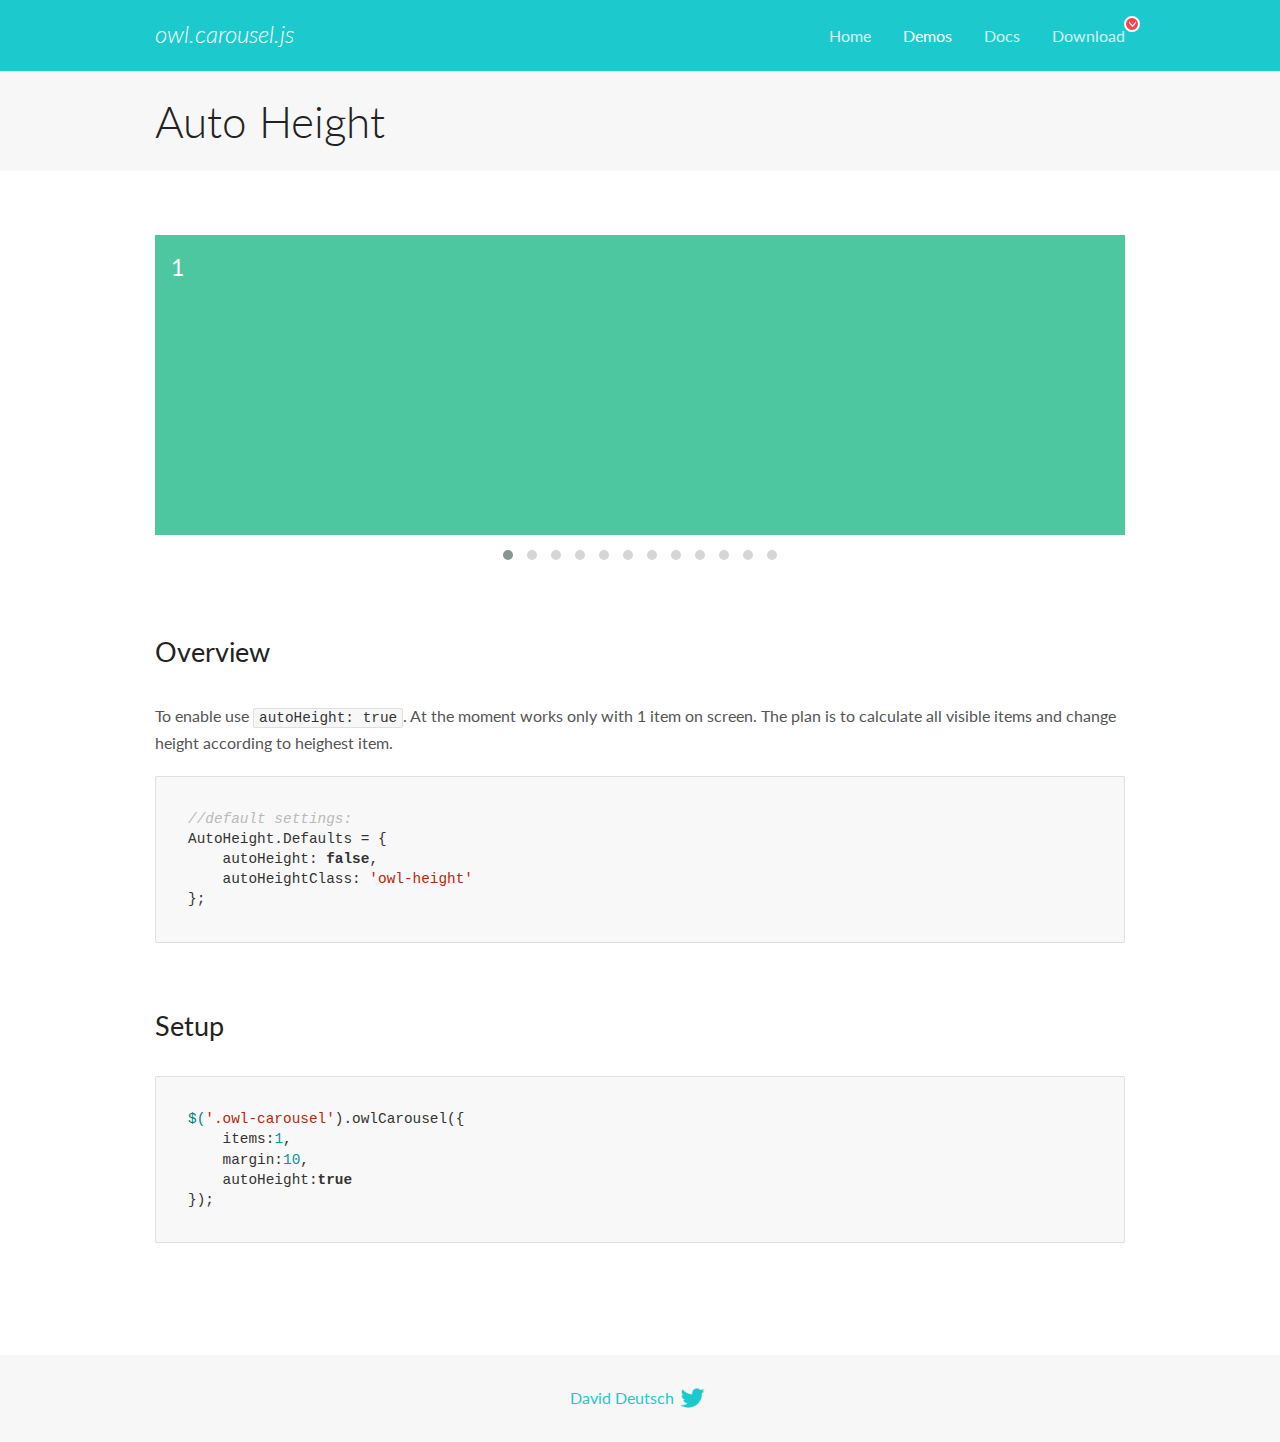
<file: cakes_bakery-web_Free20-09-2018_1808608070/web/OwlCarousel2-2.3.4/docs/demos/autoheight.html>
<!DOCTYPE html>
<html lang="en">
  <head>

    <!-- head -->
    <meta charset="utf-8">
    <meta name="msapplication-tap-highlight" content="no" />
    <meta name="viewport" content="width=device-width, initial-scale=1.0" />
    <meta name="description" content="autoHeight usage demo">
    <meta name="author" content="David Deutsch">
    <title>
      Auto Height Demo | Owl Carousel | 2.3.4
    </title>

    <!-- Stylesheets -->
    <link href='https://fonts.googleapis.com/css?family=Lato:300,400,700,400italic,300italic' rel='stylesheet' type='text/css'>
    <link rel="stylesheet" href="../assets/css/docs.theme.min.css">

    <!-- Owl Stylesheets -->
    <link rel="stylesheet" href="../assets/owlcarousel/assets/owl.carousel.min.css">
    <link rel="stylesheet" href="../assets/owlcarousel/assets/owl.theme.default.min.css">

    <!-- HTML5 shim and Respond.js IE8 support of HTML5 elements and media queries -->

    <!--[if lt IE 9]>
      <script src="https://oss.maxcdn.com/libs/html5shiv/3.7.0/html5shiv.js"></script>
      <script src="https://oss.maxcdn.com/libs/respond.js/1.3.0/respond.min.js"></script>
    <![endif]-->

    <!-- Favicons -->
    <link rel="apple-touch-icon-precomposed" sizes="144x144" href="../assets/ico/apple-touch-icon-144-precomposed.png">
    <link rel="shortcut icon" href="../assets/ico/favicon.png">
    <link rel="shortcut icon" href="favicon.ico">

    <!-- Yeah i know js should not be in header. Its required for demos.-->

    <!-- javascript -->
    <script src="../assets/vendors/jquery.min.js"></script>
    <script src="../assets/owlcarousel/owl.carousel.js"></script>
  </head>
  <body>

    <!-- header -->
    <header class="header">
      <div class="row">
        <div class="large-12 columns">
          <div class="brand left">
            <h3>
              <a href="/OwlCarousel2/">owl.carousel.js</a> 
            </h3>
          </div>
          <a id="toggle-nav" class="right">
            <span></span> <span></span> <span></span> 
          </a> 
          <div class="nav-bar">
            <ul class="clearfix">
              <li> <a href="/OwlCarousel2/index.html">Home</a>  </li>
              <li class="active">
                <a href="/OwlCarousel2/demos/demos.html">Demos</a> 
              </li>
              <li> <a href="/OwlCarousel2/docs/started-welcome.html">Docs</a>  </li>
              <li>
                <a href="https://github.com/OwlCarousel2/OwlCarousel2/archive/2.3.4.zip">Download</a> 
                <span class="download"></span> 
              </li>
            </ul>
          </div>
        </div>
      </div>
    </header>

    <!-- title -->
    <section class="title">
      <div class="row">
        <div class="large-12 columns">
          <h1>Auto Height</h1>
        </div>
      </div>
    </section>

    <!--  Demos -->
    <section id="demos">
      <div class="row">
        <div class="large-12 columns">
          <div class="owl-carousel owl-theme">
            <div class="item" style="height:300px">
              <h4>1</h4>
            </div>
            <div class="item" style="height:100px">
              <h4>2</h4>
            </div>
            <div class="item" style="height:500px">
              <h4>3</h4>
            </div>
            <div class="item" style="height:250px">
              <h4>4</h4>
            </div>
            <div class="item" style="height:400px">
              <h4>5</h4>
            </div>
            <div class="item" style="height:500px">
              <h4>6</h4>
            </div>
            <div class="item" style="height:600px">
              <h4>7</h4>
            </div>
            <div class="item" style="height:400px">
              <h4>8</h4>
            </div>
            <div class="item" style="height:300px">
              <h4>9</h4>
            </div>
            <div class="item" style="height:350px">
              <h4>10</h4>
            </div>
            <div class="item" style="height:200px">
              <h4>11</h4>
            </div>
            <div class="item" style="height:150px">
              <h4>12</h4>
            </div>
          </div>
          <h3 id="overview">Overview</h3>
          <p>To enable use <code>autoHeight: true</code>. At the moment works only with 1 item on screen. The plan is to calculate all visible items and change height according to heighest item.</p>
          <pre><code>//default settings:
AutoHeight.Defaults = {
    autoHeight: false,
    autoHeightClass: &#39;owl-height&#39;
};</code></pre>
          <h3 id="setup">Setup</h3>
          <pre><code>$(&#39;.owl-carousel&#39;).owlCarousel({
    items:1,
    margin:10,
    autoHeight:true
});</code></pre>
          <script>
            $(document).ready(function() {
              $('.owl-carousel').owlCarousel({
                items: 1,
                margin: 10,
                autoHeight: true
              });
            })
          </script>
        </div>
      </div>
    </section>

    <!-- footer -->
    <footer class="footer">
      <div class="row">
        <div class="large-12 columns">
          <h5>
            <a href="/OwlCarousel2/docs/support-contact.html">David Deutsch</a> 
            <a id="custom-tweet-button" href="https://twitter.com/share?url=https://github.com/OwlCarousel2/OwlCarousel2&text=Owl Carousel - This is so awesome! " target="_blank"></a> 
          </h5>
        </div>
      </div>
    </footer>

    <!-- vendors -->
    <script src="../assets/vendors/highlight.js"></script>
    <script src="../assets/js/app.js"></script>
  </body>
</html>
</file>
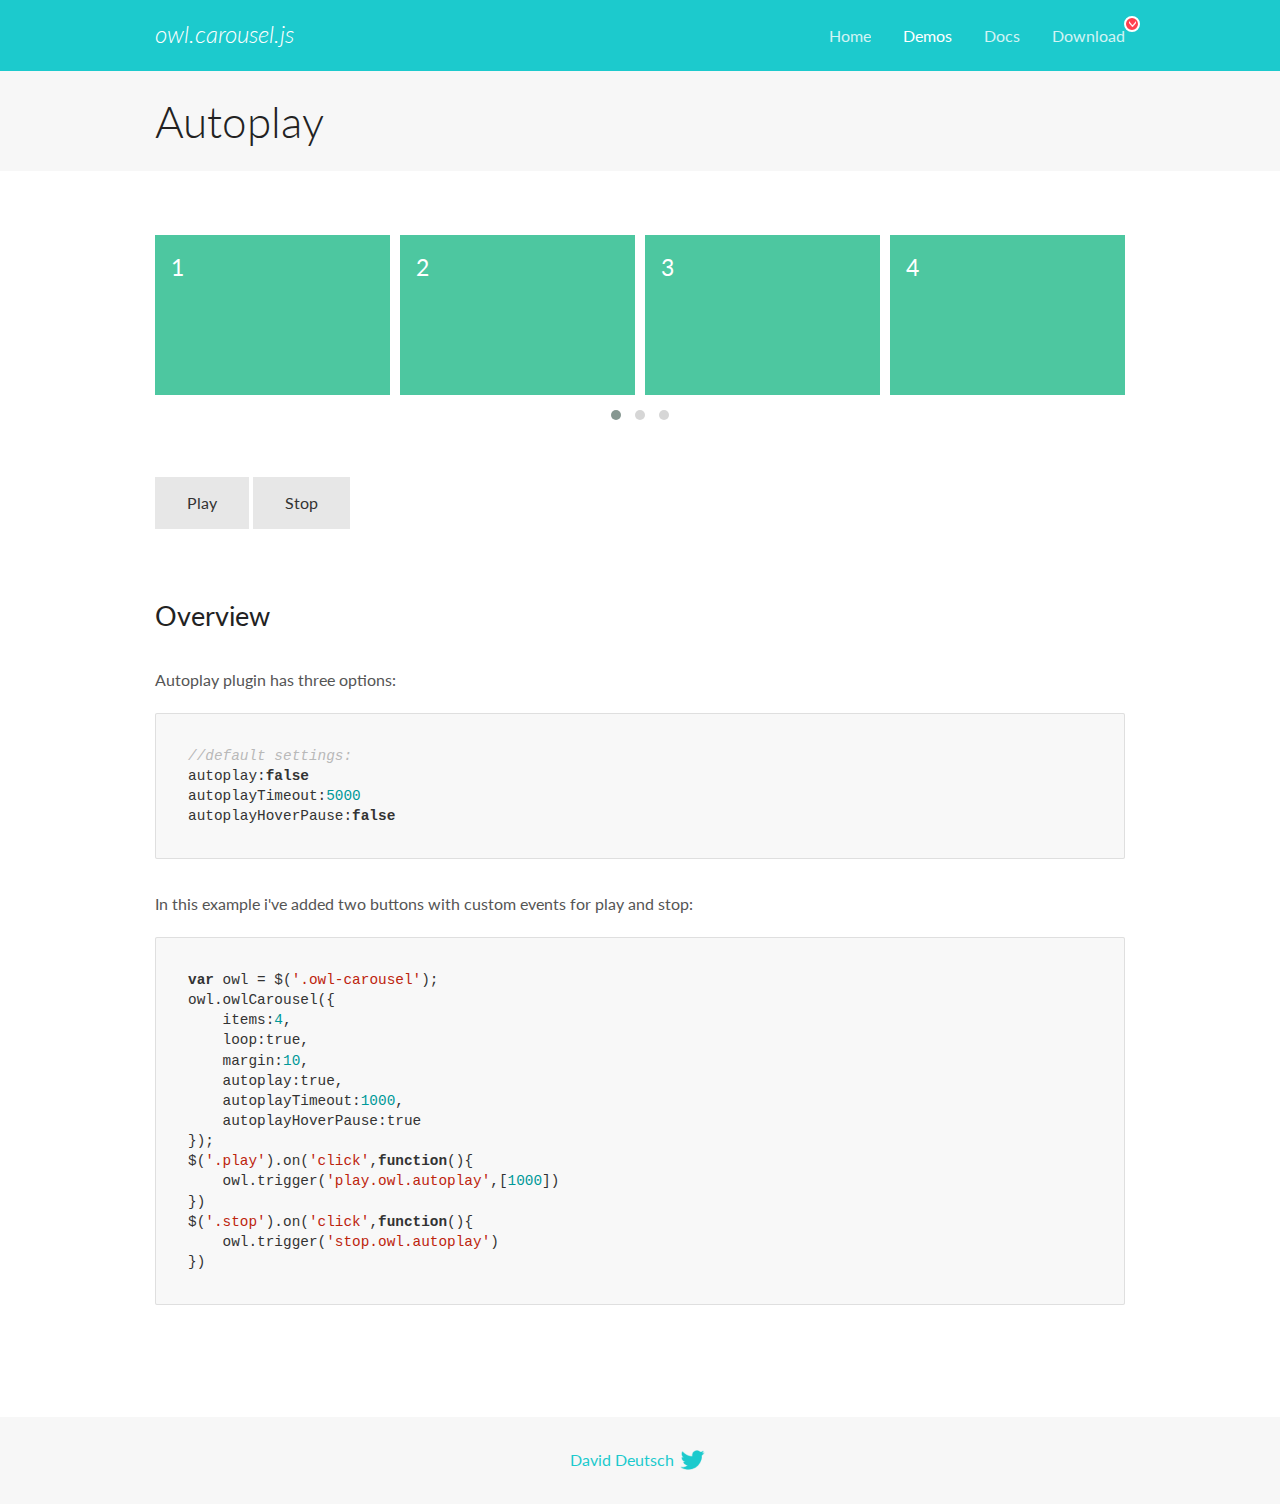
<file: cakes_bakery-web_Free20-09-2018_1808608070/web/OwlCarousel2-2.3.4/docs/demos/autoplay.html>
<!DOCTYPE html>
<html lang="en">
  <head>

    <!-- head -->
    <meta charset="utf-8">
    <meta name="msapplication-tap-highlight" content="no" />
    <meta name="viewport" content="width=device-width, initial-scale=1.0" />
    <meta name="description" content="Autoplay usage demo">
    <meta name="author" content="David Deutsch">
    <title>
      Autoplay Demo | Owl Carousel | 2.3.4
    </title>

    <!-- Stylesheets -->
    <link href='https://fonts.googleapis.com/css?family=Lato:300,400,700,400italic,300italic' rel='stylesheet' type='text/css'>
    <link rel="stylesheet" href="../assets/css/docs.theme.min.css">

    <!-- Owl Stylesheets -->
    <link rel="stylesheet" href="../assets/owlcarousel/assets/owl.carousel.min.css">
    <link rel="stylesheet" href="../assets/owlcarousel/assets/owl.theme.default.min.css">

    <!-- HTML5 shim and Respond.js IE8 support of HTML5 elements and media queries -->

    <!--[if lt IE 9]>
      <script src="https://oss.maxcdn.com/libs/html5shiv/3.7.0/html5shiv.js"></script>
      <script src="https://oss.maxcdn.com/libs/respond.js/1.3.0/respond.min.js"></script>
    <![endif]-->

    <!-- Favicons -->
    <link rel="apple-touch-icon-precomposed" sizes="144x144" href="../assets/ico/apple-touch-icon-144-precomposed.png">
    <link rel="shortcut icon" href="../assets/ico/favicon.png">
    <link rel="shortcut icon" href="favicon.ico">

    <!-- Yeah i know js should not be in header. Its required for demos.-->

    <!-- javascript -->
    <script src="../assets/vendors/jquery.min.js"></script>
    <script src="../assets/owlcarousel/owl.carousel.js"></script>
  </head>
  <body>

    <!-- header -->
    <header class="header">
      <div class="row">
        <div class="large-12 columns">
          <div class="brand left">
            <h3>
              <a href="/OwlCarousel2/">owl.carousel.js</a> 
            </h3>
          </div>
          <a id="toggle-nav" class="right">
            <span></span> <span></span> <span></span> 
          </a> 
          <div class="nav-bar">
            <ul class="clearfix">
              <li> <a href="/OwlCarousel2/index.html">Home</a>  </li>
              <li class="active">
                <a href="/OwlCarousel2/demos/demos.html">Demos</a> 
              </li>
              <li> <a href="/OwlCarousel2/docs/started-welcome.html">Docs</a>  </li>
              <li>
                <a href="https://github.com/OwlCarousel2/OwlCarousel2/archive/2.3.4.zip">Download</a> 
                <span class="download"></span> 
              </li>
            </ul>
          </div>
        </div>
      </div>
    </header>

    <!-- title -->
    <section class="title">
      <div class="row">
        <div class="large-12 columns">
          <h1>Autoplay</h1>
        </div>
      </div>
    </section>

    <!--  Demos -->
    <section id="demos">
      <div class="row">
        <div class="large-12 columns">
          <div class="owl-carousel owl-theme">
            <div class="item">
              <h4>1</h4>
            </div>
            <div class="item">
              <h4>2</h4>
            </div>
            <div class="item">
              <h4>3</h4>
            </div>
            <div class="item">
              <h4>4</h4>
            </div>
            <div class="item">
              <h4>5</h4>
            </div>
            <div class="item">
              <h4>6</h4>
            </div>
            <div class="item">
              <h4>7</h4>
            </div>
            <div class="item">
              <h4>8</h4>
            </div>
            <div class="item">
              <h4>9</h4>
            </div>
            <div class="item">
              <h4>10</h4>
            </div>
            <div class="item">
              <h4>11</h4>
            </div>
            <div class="item">
              <h4>12</h4>
            </div>
          </div>
          <a class="button secondary play">Play</a> 
          <a class="button secondary stop">Stop</a> 
          <h3 id="overview">Overview</h3>
          <p>Autoplay plugin has three options:</p>
          <pre><code>//default settings:
autoplay:false
autoplayTimeout:5000
autoplayHoverPause:false</code></pre>
          <p>In this example i&#39;ve added two buttons with custom events for play and stop:</p>
          <pre><code>var owl = $(&#39;.owl-carousel&#39;);
owl.owlCarousel({
    items:4,
    loop:true,
    margin:10,
    autoplay:true,
    autoplayTimeout:1000,
    autoplayHoverPause:true
});
$(&#39;.play&#39;).on(&#39;click&#39;,function(){
    owl.trigger(&#39;play.owl.autoplay&#39;,[1000])
})
$(&#39;.stop&#39;).on(&#39;click&#39;,function(){
    owl.trigger(&#39;stop.owl.autoplay&#39;)
})</code></pre>
          <script>
            $(document).ready(function() {
              var owl = $('.owl-carousel');
              owl.owlCarousel({
                items: 4,
                loop: true,
                margin: 10,
                autoplay: true,
                autoplayTimeout: 1000,
                autoplayHoverPause: true
              });
              $('.play').on('click', function() {
                owl.trigger('play.owl.autoplay', [1000])
              })
              $('.stop').on('click', function() {
                owl.trigger('stop.owl.autoplay')
              })
            })
          </script>
        </div>
      </div>
    </section>

    <!-- footer -->
    <footer class="footer">
      <div class="row">
        <div class="large-12 columns">
          <h5>
            <a href="/OwlCarousel2/docs/support-contact.html">David Deutsch</a> 
            <a id="custom-tweet-button" href="https://twitter.com/share?url=https://github.com/OwlCarousel2/OwlCarousel2&text=Owl Carousel - This is so awesome! " target="_blank"></a> 
          </h5>
        </div>
      </div>
    </footer>

    <!-- vendors -->
    <script src="../assets/vendors/highlight.js"></script>
    <script src="../assets/js/app.js"></script>
  </body>
</html>
</file>
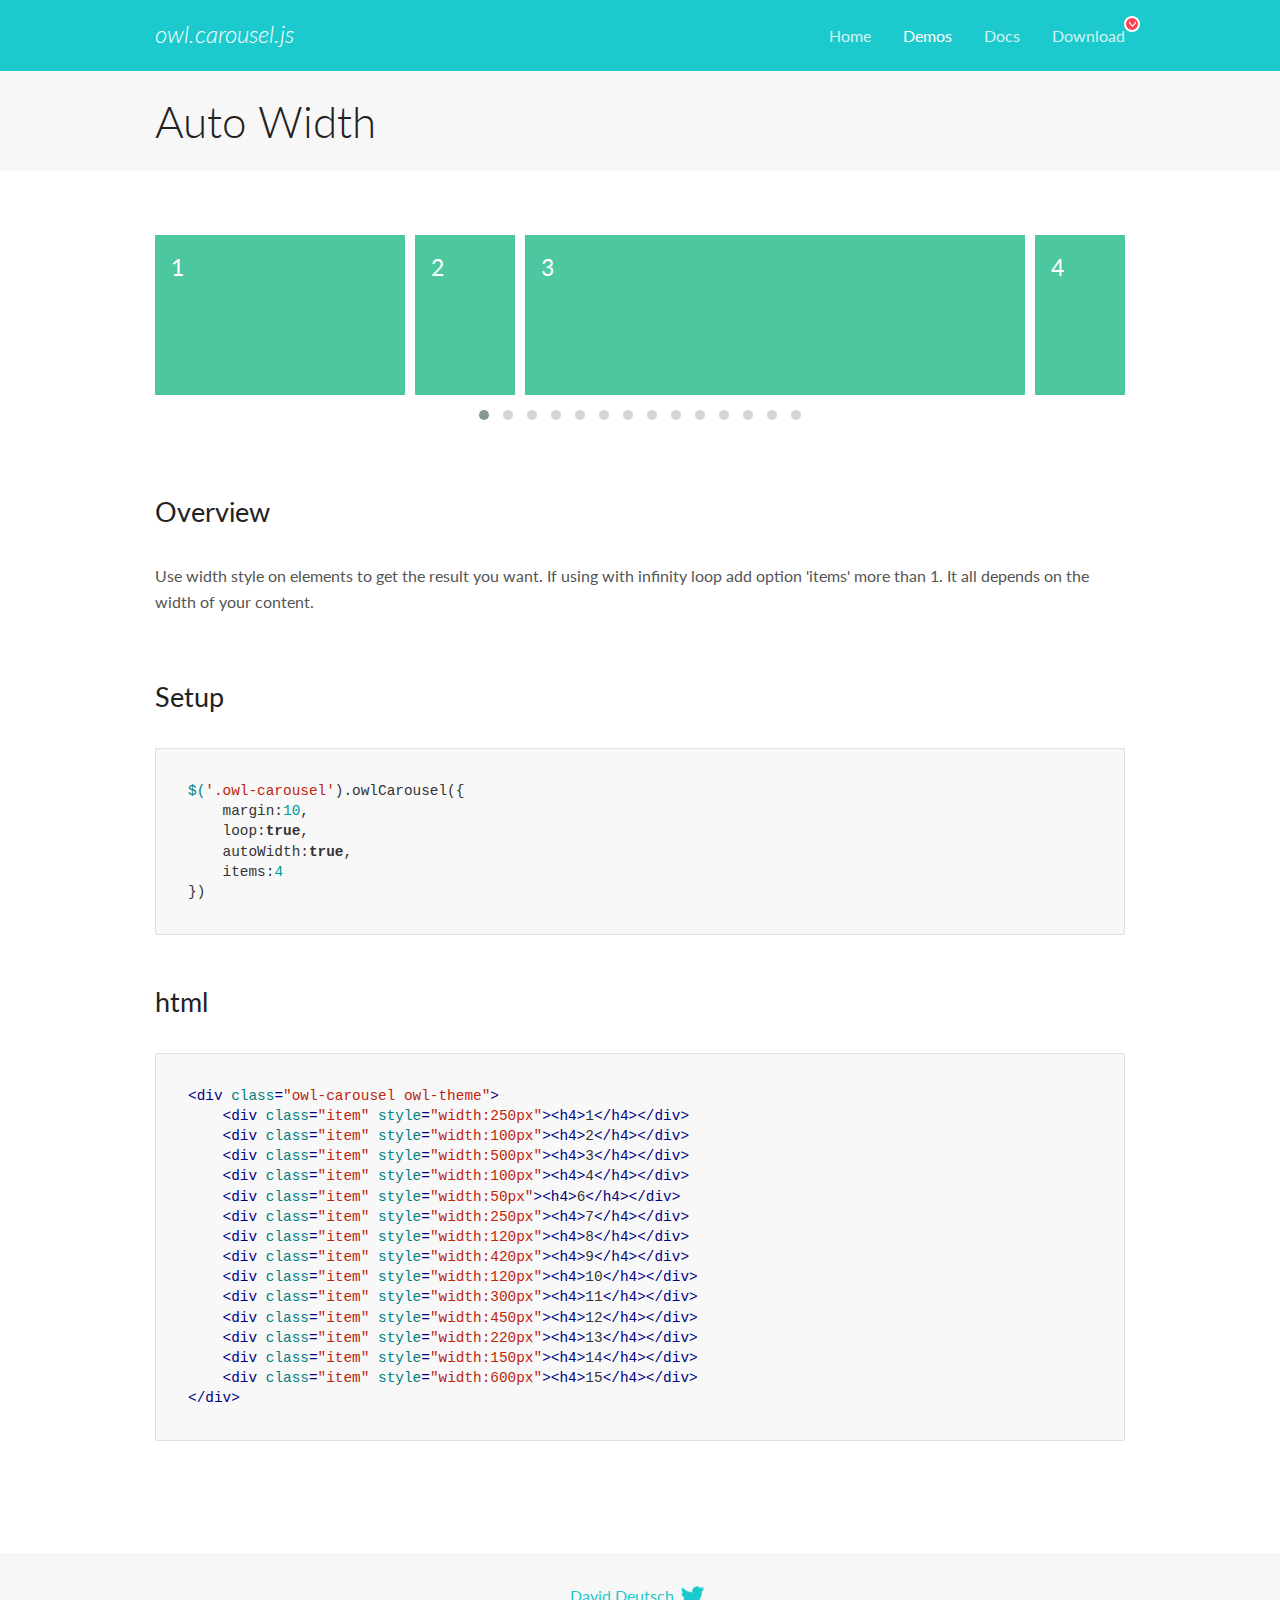
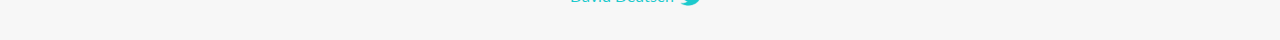
<file: cakes_bakery-web_Free20-09-2018_1808608070/web/OwlCarousel2-2.3.4/docs/demos/autowidth.html>
<!DOCTYPE html>
<html lang="en">
  <head>

    <!-- head -->
    <meta charset="utf-8">
    <meta name="msapplication-tap-highlight" content="no" />
    <meta name="viewport" content="width=device-width, initial-scale=1.0" />
    <meta name="description" content="Auto Width">
    <meta name="author" content="David Deutsch">
    <title>
      Auto Width Demo | Owl Carousel | 2.3.4
    </title>

    <!-- Stylesheets -->
    <link href='https://fonts.googleapis.com/css?family=Lato:300,400,700,400italic,300italic' rel='stylesheet' type='text/css'>
    <link rel="stylesheet" href="../assets/css/docs.theme.min.css">

    <!-- Owl Stylesheets -->
    <link rel="stylesheet" href="../assets/owlcarousel/assets/owl.carousel.min.css">
    <link rel="stylesheet" href="../assets/owlcarousel/assets/owl.theme.default.min.css">

    <!-- HTML5 shim and Respond.js IE8 support of HTML5 elements and media queries -->

    <!--[if lt IE 9]>
      <script src="https://oss.maxcdn.com/libs/html5shiv/3.7.0/html5shiv.js"></script>
      <script src="https://oss.maxcdn.com/libs/respond.js/1.3.0/respond.min.js"></script>
    <![endif]-->

    <!-- Favicons -->
    <link rel="apple-touch-icon-precomposed" sizes="144x144" href="../assets/ico/apple-touch-icon-144-precomposed.png">
    <link rel="shortcut icon" href="../assets/ico/favicon.png">
    <link rel="shortcut icon" href="favicon.ico">

    <!-- Yeah i know js should not be in header. Its required for demos.-->

    <!-- javascript -->
    <script src="../assets/vendors/jquery.min.js"></script>
    <script src="../assets/owlcarousel/owl.carousel.js"></script>
  </head>
  <body>

    <!-- header -->
    <header class="header">
      <div class="row">
        <div class="large-12 columns">
          <div class="brand left">
            <h3>
              <a href="/OwlCarousel2/">owl.carousel.js</a> 
            </h3>
          </div>
          <a id="toggle-nav" class="right">
            <span></span> <span></span> <span></span> 
          </a> 
          <div class="nav-bar">
            <ul class="clearfix">
              <li> <a href="/OwlCarousel2/index.html">Home</a>  </li>
              <li class="active">
                <a href="/OwlCarousel2/demos/demos.html">Demos</a> 
              </li>
              <li> <a href="/OwlCarousel2/docs/started-welcome.html">Docs</a>  </li>
              <li>
                <a href="https://github.com/OwlCarousel2/OwlCarousel2/archive/2.3.4.zip">Download</a> 
                <span class="download"></span> 
              </li>
            </ul>
          </div>
        </div>
      </div>
    </header>

    <!-- title -->
    <section class="title">
      <div class="row">
        <div class="large-12 columns">
          <h1>Auto Width</h1>
        </div>
      </div>
    </section>

    <!--  Demos -->
    <section id="demos">
      <div class="row">
        <div class="large-12 columns">
          <div class="owl-carousel owl-theme">
            <div class="item" style="width:250px">
              <h4>1</h4>
            </div>
            <div class="item" style="width:100px">
              <h4>2</h4>
            </div>
            <div class="item" style="width:500px">
              <h4>3</h4>
            </div>
            <div class="item" style="width:100px">
              <h4>4</h4>
            </div>
            <div class="item" style="width:50px">
              <h4>6</h4>
            </div>
            <div class="item" style="width:250px">
              <h4>7</h4>
            </div>
            <div class="item" style="width:120px">
              <h4>8</h4>
            </div>
            <div class="item" style="width:420px">
              <h4>9</h4>
            </div>
            <div class="item" style="width:120px">
              <h4>10</h4>
            </div>
            <div class="item" style="width:300px">
              <h4>11</h4>
            </div>
            <div class="item" style="width:450px">
              <h4>12</h4>
            </div>
            <div class="item" style="width:220px">
              <h4>13</h4>
            </div>
            <div class="item" style="width:150px">
              <h4>14</h4>
            </div>
            <div class="item" style="width:600px">
              <h4>15</h4>
            </div>
          </div>
          <h3 id="overview">Overview</h3>
          <p>Use width style on elements to get the result you want. If using with infinity loop add option &#39;items&#39; more than 1. It all depends on the width of your content.</p>
          <h3 id="setup">Setup</h3>
          <pre><code>$(&#39;.owl-carousel&#39;).owlCarousel({
    margin:10,
    loop:true,
    autoWidth:true,
    items:4
})</code></pre>
          <h3 id="html">html</h3>
          <pre><code>&lt;div class=&quot;owl-carousel owl-theme&quot;&gt;
    &lt;div class=&quot;item&quot; style=&quot;width:250px&quot;&gt;&lt;h4&gt;1&lt;/h4&gt;&lt;/div&gt;
    &lt;div class=&quot;item&quot; style=&quot;width:100px&quot;&gt;&lt;h4&gt;2&lt;/h4&gt;&lt;/div&gt;
    &lt;div class=&quot;item&quot; style=&quot;width:500px&quot;&gt;&lt;h4&gt;3&lt;/h4&gt;&lt;/div&gt;
    &lt;div class=&quot;item&quot; style=&quot;width:100px&quot;&gt;&lt;h4&gt;4&lt;/h4&gt;&lt;/div&gt;
    &lt;div class=&quot;item&quot; style=&quot;width:50px&quot;&gt;&lt;h4&gt;6&lt;/h4&gt;&lt;/div&gt;
    &lt;div class=&quot;item&quot; style=&quot;width:250px&quot;&gt;&lt;h4&gt;7&lt;/h4&gt;&lt;/div&gt;
    &lt;div class=&quot;item&quot; style=&quot;width:120px&quot;&gt;&lt;h4&gt;8&lt;/h4&gt;&lt;/div&gt;
    &lt;div class=&quot;item&quot; style=&quot;width:420px&quot;&gt;&lt;h4&gt;9&lt;/h4&gt;&lt;/div&gt;
    &lt;div class=&quot;item&quot; style=&quot;width:120px&quot;&gt;&lt;h4&gt;10&lt;/h4&gt;&lt;/div&gt;
    &lt;div class=&quot;item&quot; style=&quot;width:300px&quot;&gt;&lt;h4&gt;11&lt;/h4&gt;&lt;/div&gt;
    &lt;div class=&quot;item&quot; style=&quot;width:450px&quot;&gt;&lt;h4&gt;12&lt;/h4&gt;&lt;/div&gt;
    &lt;div class=&quot;item&quot; style=&quot;width:220px&quot;&gt;&lt;h4&gt;13&lt;/h4&gt;&lt;/div&gt;
    &lt;div class=&quot;item&quot; style=&quot;width:150px&quot;&gt;&lt;h4&gt;14&lt;/h4&gt;&lt;/div&gt;
    &lt;div class=&quot;item&quot; style=&quot;width:600px&quot;&gt;&lt;h4&gt;15&lt;/h4&gt;&lt;/div&gt;
&lt;/div&gt;</code></pre>
          <script>
            $(document).ready(function() {
              $('.owl-carousel').owlCarousel({
                margin: 10,
                loop: true,
                autoWidth: true,
                items: 4
              })
            })
          </script>
        </div>
      </div>
    </section>

    <!-- footer -->
    <footer class="footer">
      <div class="row">
        <div class="large-12 columns">
          <h5>
            <a href="/OwlCarousel2/docs/support-contact.html">David Deutsch</a> 
            <a id="custom-tweet-button" href="https://twitter.com/share?url=https://github.com/OwlCarousel2/OwlCarousel2&text=Owl Carousel - This is so awesome! " target="_blank"></a> 
          </h5>
        </div>
      </div>
    </footer>

    <!-- vendors -->
    <script src="../assets/vendors/highlight.js"></script>
    <script src="../assets/js/app.js"></script>
  </body>
</html>
</file>
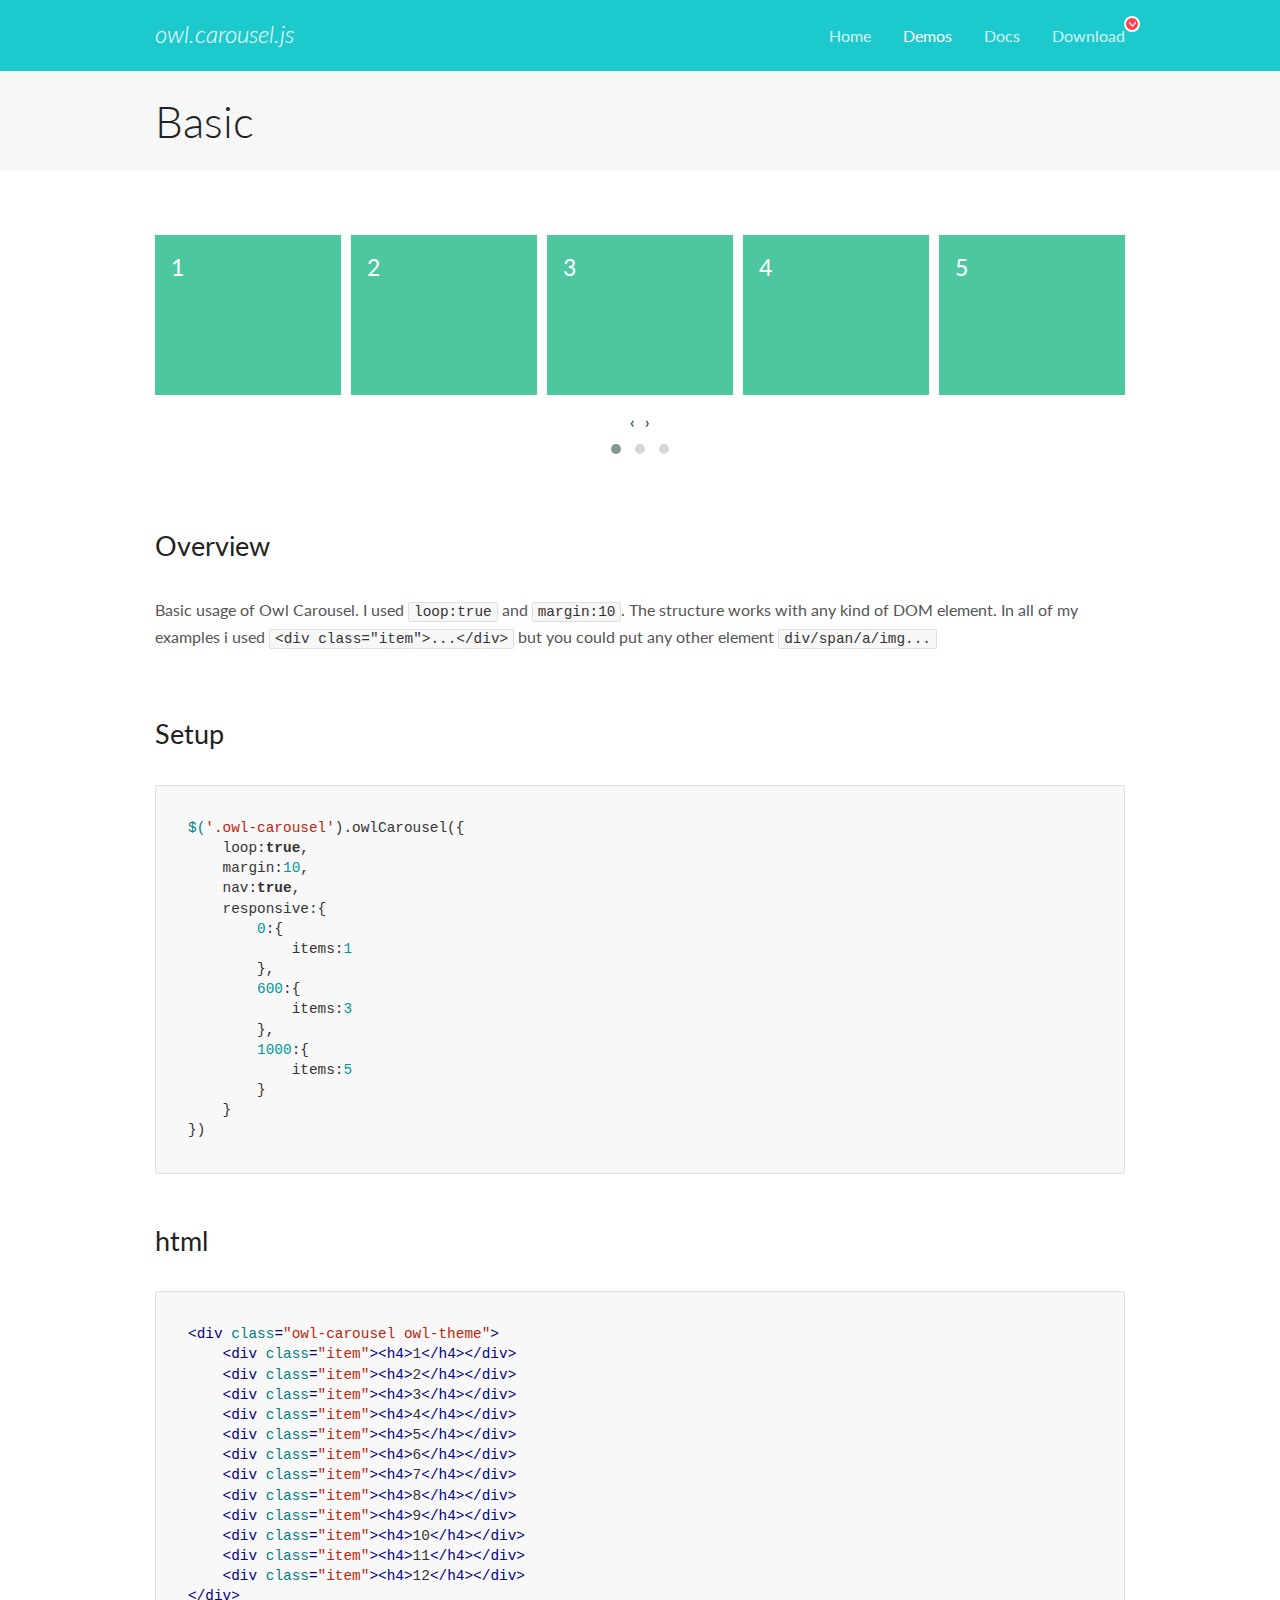
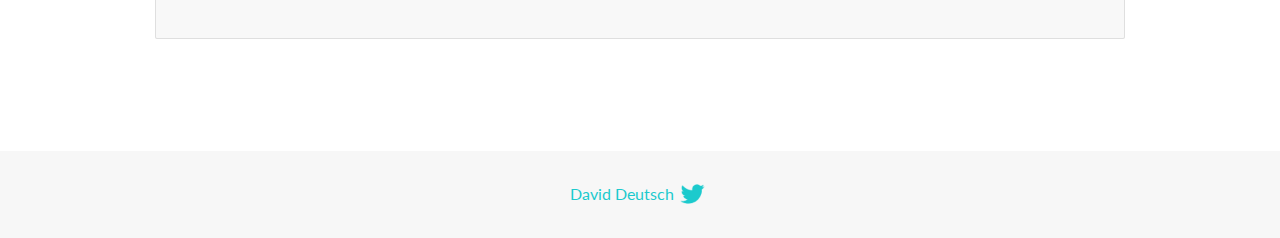
<file: cakes_bakery-web_Free20-09-2018_1808608070/web/OwlCarousel2-2.3.4/docs/demos/basic.html>
<!DOCTYPE html>
<html lang="en">
  <head>

    <!-- head -->
    <meta charset="utf-8">
    <meta name="msapplication-tap-highlight" content="no" />
    <meta name="viewport" content="width=device-width, initial-scale=1.0" />
    <meta name="description" content="Basic usage demo">
    <meta name="author" content="David Deutsch">
    <title>
      Basic Demo | Owl Carousel | 2.3.4
    </title>

    <!-- Stylesheets -->
    <link href='https://fonts.googleapis.com/css?family=Lato:300,400,700,400italic,300italic' rel='stylesheet' type='text/css'>
    <link rel="stylesheet" href="../assets/css/docs.theme.min.css">

    <!-- Owl Stylesheets -->
    <link rel="stylesheet" href="../assets/owlcarousel/assets/owl.carousel.min.css">
    <link rel="stylesheet" href="../assets/owlcarousel/assets/owl.theme.default.min.css">

    <!-- HTML5 shim and Respond.js IE8 support of HTML5 elements and media queries -->

    <!--[if lt IE 9]>
      <script src="https://oss.maxcdn.com/libs/html5shiv/3.7.0/html5shiv.js"></script>
      <script src="https://oss.maxcdn.com/libs/respond.js/1.3.0/respond.min.js"></script>
    <![endif]-->

    <!-- Favicons -->
    <link rel="apple-touch-icon-precomposed" sizes="144x144" href="../assets/ico/apple-touch-icon-144-precomposed.png">
    <link rel="shortcut icon" href="../assets/ico/favicon.png">
    <link rel="shortcut icon" href="favicon.ico">

    <!-- Yeah i know js should not be in header. Its required for demos.-->

    <!-- javascript -->
    <script src="../assets/vendors/jquery.min.js"></script>
    <script src="../assets/owlcarousel/owl.carousel.js"></script>
  </head>
  <body>

    <!-- header -->
    <header class="header">
      <div class="row">
        <div class="large-12 columns">
          <div class="brand left">
            <h3>
              <a href="/OwlCarousel2/">owl.carousel.js</a> 
            </h3>
          </div>
          <a id="toggle-nav" class="right">
            <span></span> <span></span> <span></span> 
          </a> 
          <div class="nav-bar">
            <ul class="clearfix">
              <li> <a href="/OwlCarousel2/index.html">Home</a>  </li>
              <li class="active">
                <a href="/OwlCarousel2/demos/demos.html">Demos</a> 
              </li>
              <li> <a href="/OwlCarousel2/docs/started-welcome.html">Docs</a>  </li>
              <li>
                <a href="https://github.com/OwlCarousel2/OwlCarousel2/archive/2.3.4.zip">Download</a> 
                <span class="download"></span> 
              </li>
            </ul>
          </div>
        </div>
      </div>
    </header>

    <!-- title -->
    <section class="title">
      <div class="row">
        <div class="large-12 columns">
          <h1>Basic</h1>
        </div>
      </div>
    </section>

    <!--  Demos -->
    <section id="demos">
      <div class="row">
        <div class="large-12 columns">
          <div class="owl-carousel owl-theme">
            <div class="item">
              <h4>1</h4>
            </div>
            <div class="item">
              <h4>2</h4>
            </div>
            <div class="item">
              <h4>3</h4>
            </div>
            <div class="item">
              <h4>4</h4>
            </div>
            <div class="item">
              <h4>5</h4>
            </div>
            <div class="item">
              <h4>6</h4>
            </div>
            <div class="item">
              <h4>7</h4>
            </div>
            <div class="item">
              <h4>8</h4>
            </div>
            <div class="item">
              <h4>9</h4>
            </div>
            <div class="item">
              <h4>10</h4>
            </div>
            <div class="item">
              <h4>11</h4>
            </div>
            <div class="item">
              <h4>12</h4>
            </div>
          </div>
          <h3 id="overview">Overview</h3>
          <p>Basic usage of Owl Carousel. I used <code>loop:true</code> and <code>margin:10</code>. The structure works with any kind of DOM element. In all of my examples i used <code>&lt;div class=&quot;item&quot;&gt;...&lt;/div&gt;</code> but you could
            put any other element <code>div/span/a/img...</code></p>
          <h3 id="setup">Setup</h3>
          <pre><code>$(&#39;.owl-carousel&#39;).owlCarousel({
    loop:true,
    margin:10,
    nav:true,
    responsive:{
        0:{
            items:1
        },
        600:{
            items:3
        },
        1000:{
            items:5
        }
    }
})</code></pre>
          <h3 id="html">html</h3>
          <pre><code>&lt;div class=&quot;owl-carousel owl-theme&quot;&gt;
    &lt;div class=&quot;item&quot;&gt;&lt;h4&gt;1&lt;/h4&gt;&lt;/div&gt;
    &lt;div class=&quot;item&quot;&gt;&lt;h4&gt;2&lt;/h4&gt;&lt;/div&gt;
    &lt;div class=&quot;item&quot;&gt;&lt;h4&gt;3&lt;/h4&gt;&lt;/div&gt;
    &lt;div class=&quot;item&quot;&gt;&lt;h4&gt;4&lt;/h4&gt;&lt;/div&gt;
    &lt;div class=&quot;item&quot;&gt;&lt;h4&gt;5&lt;/h4&gt;&lt;/div&gt;
    &lt;div class=&quot;item&quot;&gt;&lt;h4&gt;6&lt;/h4&gt;&lt;/div&gt;
    &lt;div class=&quot;item&quot;&gt;&lt;h4&gt;7&lt;/h4&gt;&lt;/div&gt;
    &lt;div class=&quot;item&quot;&gt;&lt;h4&gt;8&lt;/h4&gt;&lt;/div&gt;
    &lt;div class=&quot;item&quot;&gt;&lt;h4&gt;9&lt;/h4&gt;&lt;/div&gt;
    &lt;div class=&quot;item&quot;&gt;&lt;h4&gt;10&lt;/h4&gt;&lt;/div&gt;
    &lt;div class=&quot;item&quot;&gt;&lt;h4&gt;11&lt;/h4&gt;&lt;/div&gt;
    &lt;div class=&quot;item&quot;&gt;&lt;h4&gt;12&lt;/h4&gt;&lt;/div&gt;
&lt;/div&gt;</code></pre>
          <script>
            $(document).ready(function() {
              var owl = $('.owl-carousel');
              owl.owlCarousel({
                margin: 10,
                nav: true,
                loop: true,
                responsive: {
                  0: {
                    items: 1
                  },
                  600: {
                    items: 3
                  },
                  1000: {
                    items: 5
                  }
                }
              })
            })
          </script>
        </div>
      </div>
    </section>

    <!-- footer -->
    <footer class="footer">
      <div class="row">
        <div class="large-12 columns">
          <h5>
            <a href="/OwlCarousel2/docs/support-contact.html">David Deutsch</a> 
            <a id="custom-tweet-button" href="https://twitter.com/share?url=https://github.com/OwlCarousel2/OwlCarousel2&text=Owl Carousel - This is so awesome! " target="_blank"></a> 
          </h5>
        </div>
      </div>
    </footer>

    <!-- vendors -->
    <script src="../assets/vendors/highlight.js"></script>
    <script src="../assets/js/app.js"></script>
  </body>
</html>
</file>
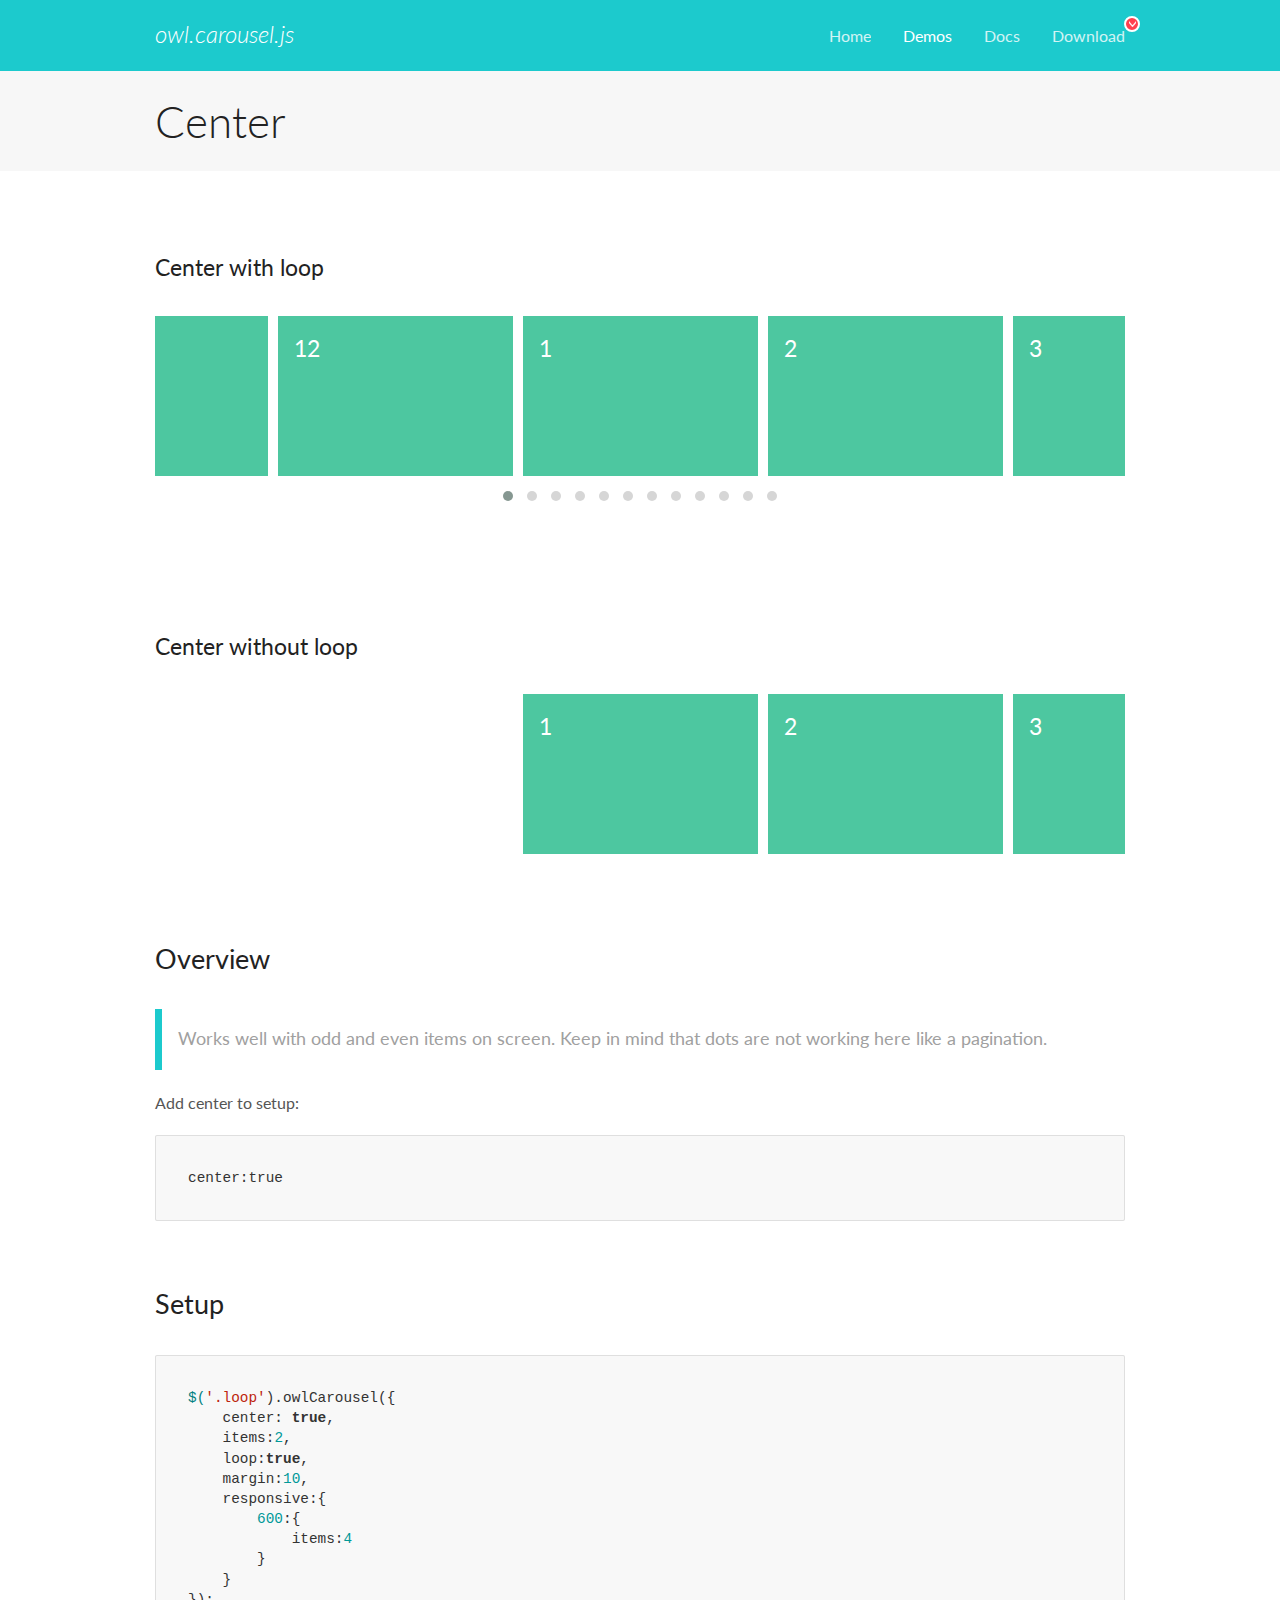
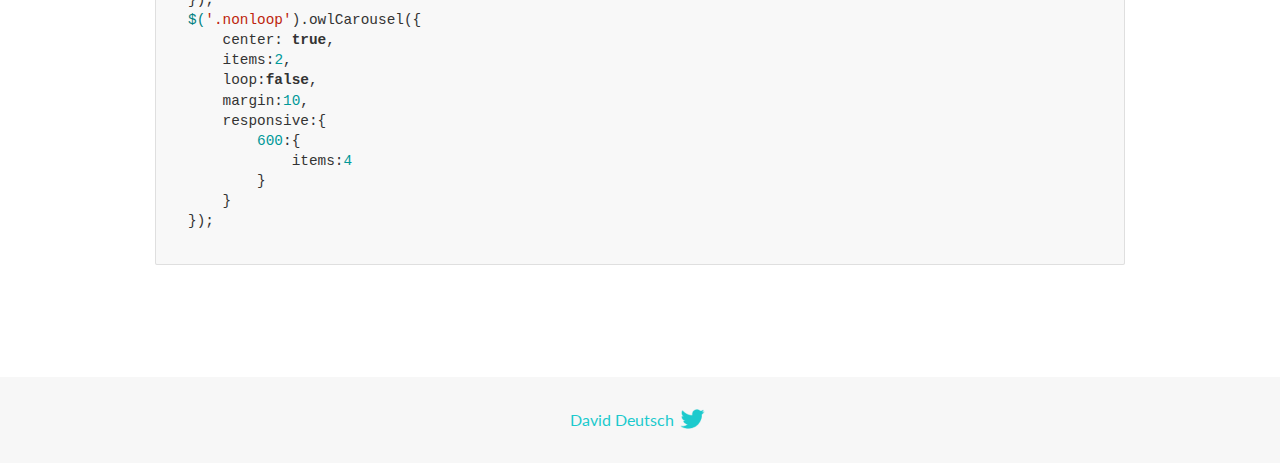
<file: cakes_bakery-web_Free20-09-2018_1808608070/web/OwlCarousel2-2.3.4/docs/demos/center.html>
<!DOCTYPE html>
<html lang="en">
  <head>

    <!-- head -->
    <meta charset="utf-8">
    <meta name="msapplication-tap-highlight" content="no" />
    <meta name="viewport" content="width=device-width, initial-scale=1.0" />
    <meta name="description" content="Center carousel">
    <meta name="author" content="David Deutsch">
    <title>
      Center Demo | Owl Carousel | 2.3.4
    </title>

    <!-- Stylesheets -->
    <link href='https://fonts.googleapis.com/css?family=Lato:300,400,700,400italic,300italic' rel='stylesheet' type='text/css'>
    <link rel="stylesheet" href="../assets/css/docs.theme.min.css">

    <!-- Owl Stylesheets -->
    <link rel="stylesheet" href="../assets/owlcarousel/assets/owl.carousel.min.css">
    <link rel="stylesheet" href="../assets/owlcarousel/assets/owl.theme.default.min.css">

    <!-- HTML5 shim and Respond.js IE8 support of HTML5 elements and media queries -->

    <!--[if lt IE 9]>
      <script src="https://oss.maxcdn.com/libs/html5shiv/3.7.0/html5shiv.js"></script>
      <script src="https://oss.maxcdn.com/libs/respond.js/1.3.0/respond.min.js"></script>
    <![endif]-->

    <!-- Favicons -->
    <link rel="apple-touch-icon-precomposed" sizes="144x144" href="../assets/ico/apple-touch-icon-144-precomposed.png">
    <link rel="shortcut icon" href="../assets/ico/favicon.png">
    <link rel="shortcut icon" href="favicon.ico">

    <!-- Yeah i know js should not be in header. Its required for demos.-->

    <!-- javascript -->
    <script src="../assets/vendors/jquery.min.js"></script>
    <script src="../assets/owlcarousel/owl.carousel.js"></script>
  </head>
  <body>

    <!-- header -->
    <header class="header">
      <div class="row">
        <div class="large-12 columns">
          <div class="brand left">
            <h3>
              <a href="/OwlCarousel2/">owl.carousel.js</a> 
            </h3>
          </div>
          <a id="toggle-nav" class="right">
            <span></span> <span></span> <span></span> 
          </a> 
          <div class="nav-bar">
            <ul class="clearfix">
              <li> <a href="/OwlCarousel2/index.html">Home</a>  </li>
              <li class="active">
                <a href="/OwlCarousel2/demos/demos.html">Demos</a> 
              </li>
              <li> <a href="/OwlCarousel2/docs/started-welcome.html">Docs</a>  </li>
              <li>
                <a href="https://github.com/OwlCarousel2/OwlCarousel2/archive/2.3.4.zip">Download</a> 
                <span class="download"></span> 
              </li>
            </ul>
          </div>
        </div>
      </div>
    </header>

    <!-- title -->
    <section class="title">
      <div class="row">
        <div class="large-12 columns">
          <h1>Center</h1>
        </div>
      </div>
    </section>

    <!--  Demos -->
    <section id="demos">
      <div class="row">
        <div class="large-12 columns">
          <h4 id="center-with-loop">Center with loop</h4>
          <div class="loop owl-carousel owl-theme">
            <div class="item">
              <h4>1</h4>
            </div>
            <div class="item">
              <h4>2</h4>
            </div>
            <div class="item">
              <h4>3</h4>
            </div>
            <div class="item">
              <h4>4</h4>
            </div>
            <div class="item">
              <h4>5</h4>
            </div>
            <div class="item">
              <h4>6</h4>
            </div>
            <div class="item">
              <h4>7</h4>
            </div>
            <div class="item">
              <h4>8</h4>
            </div>
            <div class="item">
              <h4>9</h4>
            </div>
            <div class="item">
              <h4>10</h4>
            </div>
            <div class="item">
              <h4>11</h4>
            </div>
            <div class="item">
              <h4>12</h4>
            </div>
          </div>
          <br>
          <h4 id="center-without-loop">Center without loop</h4>
          <div class="nonloop owl-carousel">
            <div class="item">
              <h4>1</h4>
            </div>
            <div class="item">
              <h4>2</h4>
            </div>
            <div class="item">
              <h4>3</h4>
            </div>
            <div class="item">
              <h4>4</h4>
            </div>
            <div class="item">
              <h4>5</h4>
            </div>
            <div class="item">
              <h4>6</h4>
            </div>
            <div class="item">
              <h4>7</h4>
            </div>
            <div class="item">
              <h4>8</h4>
            </div>
            <div class="item">
              <h4>9</h4>
            </div>
            <div class="item">
              <h4>10</h4>
            </div>
            <div class="item">
              <h4>11</h4>
            </div>
            <div class="item">
              <h4>12</h4>
            </div>
          </div>
          <h3 id="overview">Overview</h3>
          <blockquote>
            <p>Works well with odd and even items on screen. Keep in mind that dots are not working here like a pagination.</p>
          </blockquote>
          <p>Add center to setup:</p>
          <pre><code>center:true</code></pre>
          <h3 id="setup">Setup</h3>
          <pre><code>$(&#39;.loop&#39;).owlCarousel({
    center: true,
    items:2,
    loop:true,
    margin:10,
    responsive:{
        600:{
            items:4
        }
    }
});
$(&#39;.nonloop&#39;).owlCarousel({
    center: true,
    items:2,
    loop:false,
    margin:10,
    responsive:{
        600:{
            items:4
        }
    }
});</code></pre>
          <script>
            jQuery(document).ready(function($) {
              $('.loop').owlCarousel({
                center: true,
                items: 2,
                loop: true,
                margin: 10,
                responsive: {
                  600: {
                    items: 4
                  }
                }
              });
              $('.nonloop').owlCarousel({
                center: true,
                items: 2,
                loop: false,
                margin: 10,
                responsive: {
                  600: {
                    items: 4
                  }
                }
              });
            });
          </script>
        </div>
      </div>
    </section>

    <!-- footer -->
    <footer class="footer">
      <div class="row">
        <div class="large-12 columns">
          <h5>
            <a href="/OwlCarousel2/docs/support-contact.html">David Deutsch</a> 
            <a id="custom-tweet-button" href="https://twitter.com/share?url=https://github.com/OwlCarousel2/OwlCarousel2&text=Owl Carousel - This is so awesome! " target="_blank"></a> 
          </h5>
        </div>
      </div>
    </footer>

    <!-- vendors -->
    <script src="../assets/vendors/highlight.js"></script>
    <script src="../assets/js/app.js"></script>
  </body>
</html>
</file>
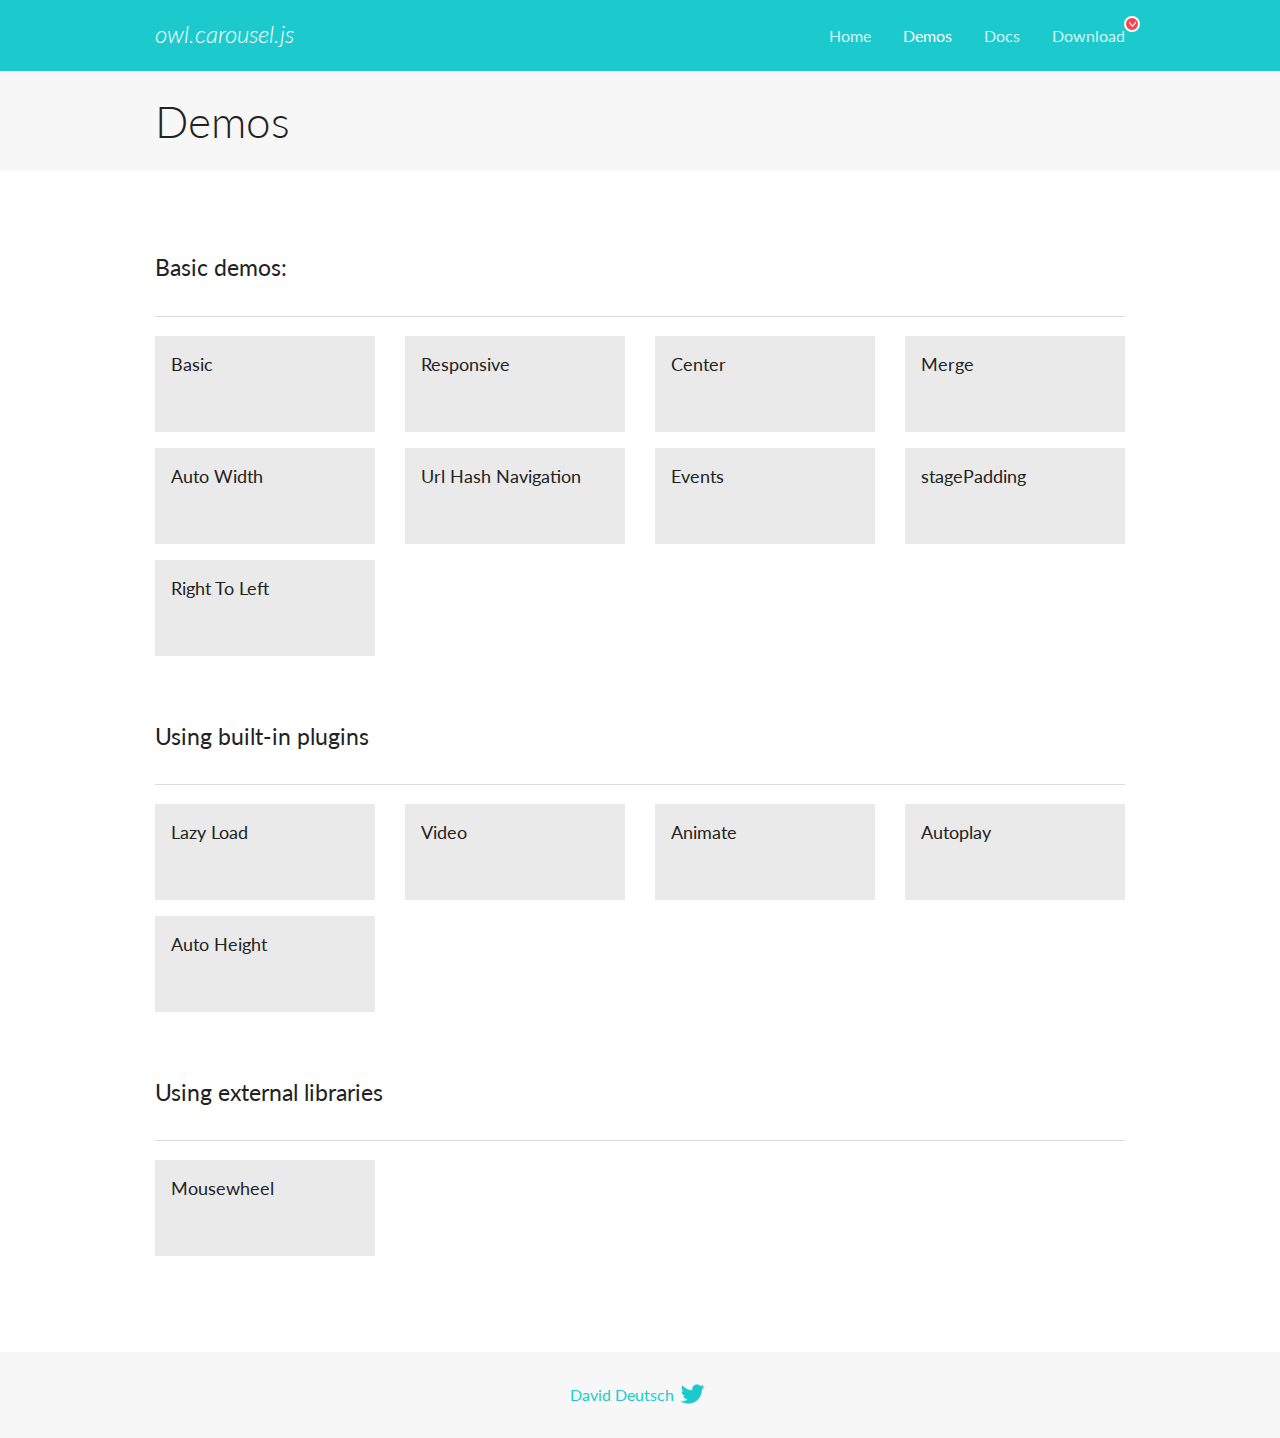
<file: cakes_bakery-web_Free20-09-2018_1808608070/web/OwlCarousel2-2.3.4/docs/demos/demos.html>
<!DOCTYPE html>
<html lang="en">
  <head>

    <!-- head -->
    <meta charset="utf-8">
    <meta name="msapplication-tap-highlight" content="no" />
    <meta name="viewport" content="width=device-width, initial-scale=1.0" />
    <meta name="description" content="A list of Owl Carousel examples.">
    <meta name="author" content="David Deutsch">
    <title>
      Demos | Owl Carousel | 2.3.4
    </title>

    <!-- Stylesheets -->
    <link href='https://fonts.googleapis.com/css?family=Lato:300,400,700,400italic,300italic' rel='stylesheet' type='text/css'>
    <link rel="stylesheet" href="../assets/css/docs.theme.min.css">

    <!-- Owl Stylesheets -->
    <link rel="stylesheet" href="../assets/owlcarousel/assets/owl.carousel.min.css">
    <link rel="stylesheet" href="../assets/owlcarousel/assets/owl.theme.default.min.css">

    <!-- HTML5 shim and Respond.js IE8 support of HTML5 elements and media queries -->

    <!--[if lt IE 9]>
      <script src="https://oss.maxcdn.com/libs/html5shiv/3.7.0/html5shiv.js"></script>
      <script src="https://oss.maxcdn.com/libs/respond.js/1.3.0/respond.min.js"></script>
    <![endif]-->

    <!-- Favicons -->
    <link rel="apple-touch-icon-precomposed" sizes="144x144" href="../assets/ico/apple-touch-icon-144-precomposed.png">
    <link rel="shortcut icon" href="../assets/ico/favicon.png">
    <link rel="shortcut icon" href="favicon.ico">

    <!-- Yeah i know js should not be in header. Its required for demos.-->

    <!-- javascript -->
    <script src="../assets/vendors/jquery.min.js"></script>
    <script src="../assets/owlcarousel/owl.carousel.js"></script>
  </head>
  <body>

    <!-- header -->
    <header class="header">
      <div class="row">
        <div class="large-12 columns">
          <div class="brand left">
            <h3>
              <a href="/OwlCarousel2/">owl.carousel.js</a> 
            </h3>
          </div>
          <a id="toggle-nav" class="right">
            <span></span> <span></span> <span></span> 
          </a> 
          <div class="nav-bar">
            <ul class="clearfix">
              <li> <a href="/OwlCarousel2/index.html">Home</a>  </li>
              <li class="active">
                <a href="/OwlCarousel2/demos/demos.html">Demos</a> 
              </li>
              <li> <a href="/OwlCarousel2/docs/started-welcome.html">Docs</a>  </li>
              <li>
                <a href="https://github.com/OwlCarousel2/OwlCarousel2/archive/2.3.4.zip">Download</a> 
                <span class="download"></span> 
              </li>
            </ul>
          </div>
        </div>
      </div>
    </header>

    <!-- title -->
    <section class="title">
      <div class="row">
        <div class="large-12 columns">
          <h1>Demos</h1>
        </div>
      </div>
    </section>

    <!--  Demos -->
    <section id="demos">
      <div class="row">
        <div class="large-12 columns">
          <h4 id="basic-demos-">Basic demos:</h4>
          <hr>
          <div class="demo-list">
            <div class="row">
              <div class="small-6 medium-4 large-3 columns">
                <a href="basic.html" class="demo-block">
                  <h5>Basic </h5>
                </a> 
              </div>
              <div class="small-6 medium-4 large-3 columns">
                <a href="responsive.html" class="demo-block">
                  <h5>Responsive </h5>
                </a> 
              </div>
              <div class="small-6 medium-4 large-3 columns">
                <a href="center.html" class="demo-block">
                  <h5>Center </h5>
                </a> 
              </div>
              <div class="small-6 medium-4 large-3 columns">
                <a href="merge.html" class="demo-block">
                  <h5>Merge </h5>
                </a> 
              </div>
              <div class="small-6 medium-4 large-3 columns">
                <a href="autowidth.html" class="demo-block">
                  <h5>Auto Width </h5>
                </a> 
              </div>
              <div class="small-6 medium-4 large-3 columns">
                <a href="urlhashnav.html" class="demo-block">
                  <h5>Url Hash Navigation </h5>
                </a> 
              </div>
              <div class="small-6 medium-4 large-3 columns">
                <a href="events.html" class="demo-block">
                  <h5>Events </h5>
                </a> 
              </div>
              <div class="small-6 medium-4 large-3 columns">
                <a href="stagepadding.html" class="demo-block">
                  <h5>stagePadding </h5>
                </a> 
              </div>
              <div class="small-6 medium-4 large-3 columns">
                <a href="rtl.html" class="demo-block">
                  <h5>Right To Left </h5>
                </a> 
              </div>
            </div>
          </div>
          <h4 id="using-built-in-plugins">Using built-in plugins</h4>
          <hr>
          <div class="demo-list">
            <div class="row">
              <div class="small-6 medium-4 large-3 columns">
                <a href="lazyLoad.html" class="demo-block">
                  <h5>Lazy Load </h5>
                </a> 
              </div>
              <div class="small-6 medium-4 large-3 columns">
                <a href="video.html" class="demo-block">
                  <h5>Video </h5>
                </a> 
              </div>
              <div class="small-6 medium-4 large-3 columns">
                <a href="animate.html" class="demo-block">
                  <h5>Animate </h5>
                </a> 
              </div>
              <div class="small-6 medium-4 large-3 columns">
                <a href="autoplay.html" class="demo-block">
                  <h5>Autoplay </h5>
                </a> 
              </div>
              <div class="small-6 medium-4 large-3 columns">
                <a href="autoheight.html" class="demo-block">
                  <h5>Auto Height </h5>
                </a> 
              </div>
            </div>
          </div>
          <h4 id="using-external-libraries">Using external libraries</h4>
          <hr>
          <div class="demo-list">
            <div class="row">
              <div class="small-6 medium-4 large-3 columns">
                <a href="mousewheel.html" class="demo-block">
                  <h5>Mousewheel </h5>
                </a> 
              </div>
            </div>
          </div>
        </div>
      </div>
    </section>

    <!-- footer -->
    <footer class="footer">
      <div class="row">
        <div class="large-12 columns">
          <h5>
            <a href="/OwlCarousel2/docs/support-contact.html">David Deutsch</a> 
            <a id="custom-tweet-button" href="https://twitter.com/share?url=https://github.com/OwlCarousel2/OwlCarousel2&text=Owl Carousel - This is so awesome! " target="_blank"></a> 
          </h5>
        </div>
      </div>
    </footer>

    <!-- vendors -->
    <script src="../assets/vendors/highlight.js"></script>
    <script src="../assets/js/app.js"></script>
  </body>
</html>
</file>
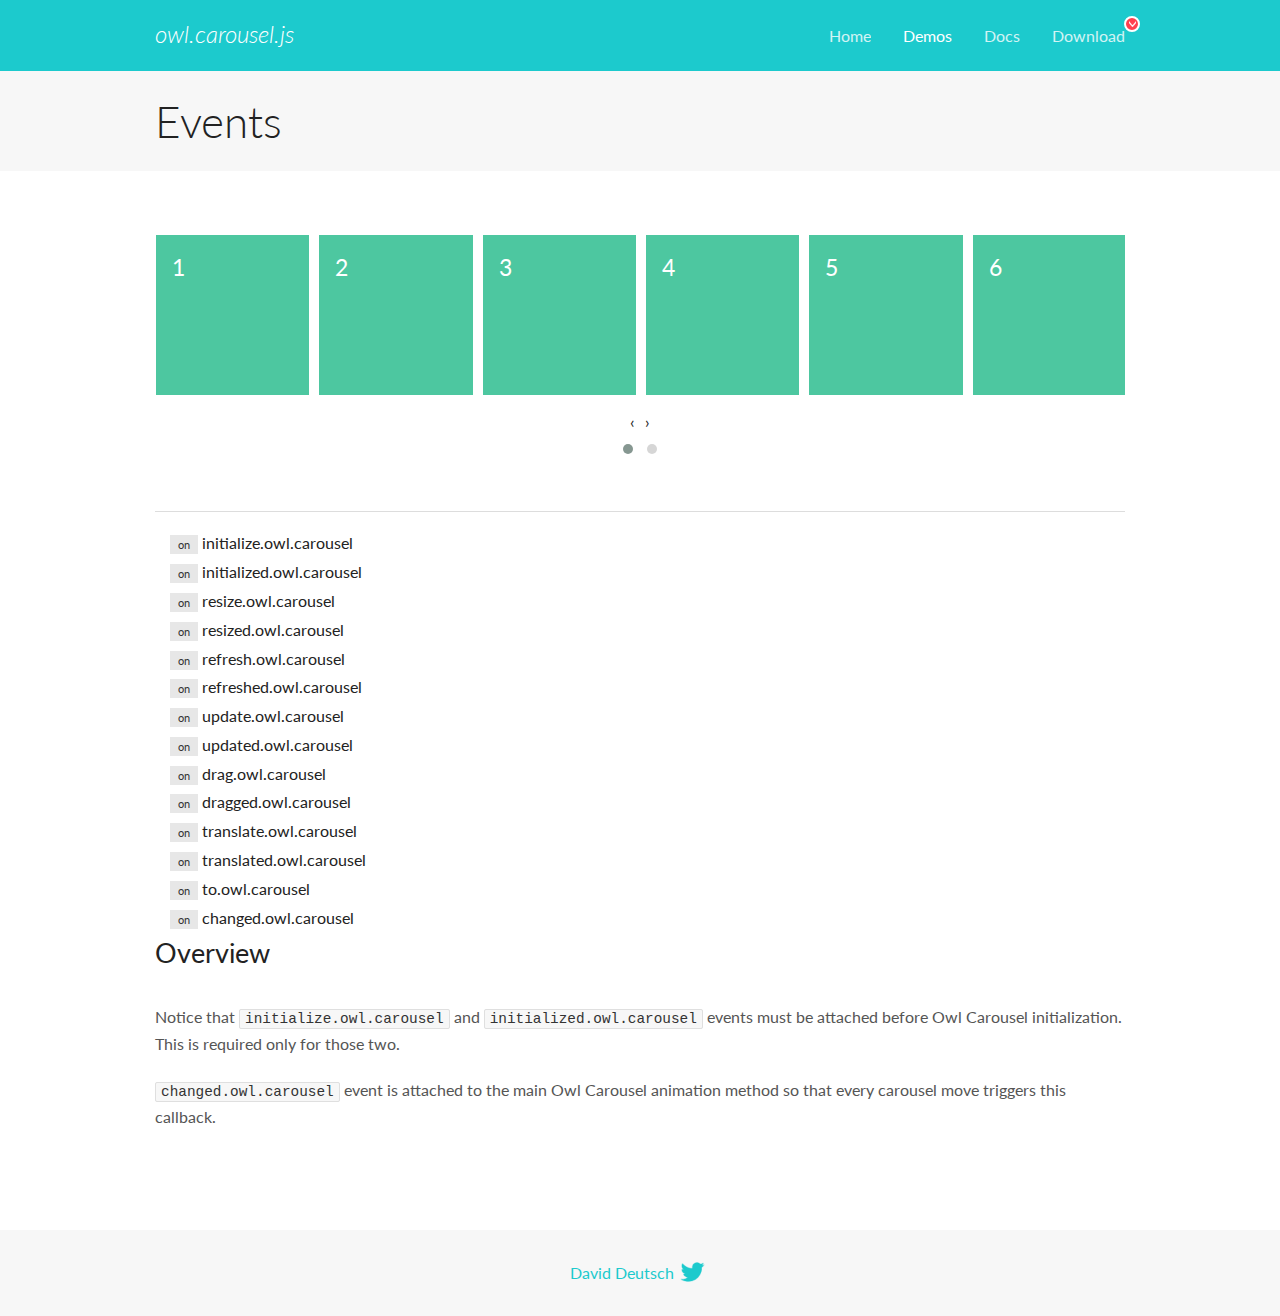
<file: cakes_bakery-web_Free20-09-2018_1808608070/web/OwlCarousel2-2.3.4/docs/demos/events.html>
<!DOCTYPE html>
<html lang="en">
  <head>

    <!-- head -->
    <meta charset="utf-8">
    <meta name="msapplication-tap-highlight" content="no" />
    <meta name="viewport" content="width=device-width, initial-scale=1.0" />
    <meta name="description" content="Events usage demo">
    <meta name="author" content="David Deutsch">
    <title>
      Events Demo | Owl Carousel | 2.3.4
    </title>

    <!-- Stylesheets -->
    <link href='https://fonts.googleapis.com/css?family=Lato:300,400,700,400italic,300italic' rel='stylesheet' type='text/css'>
    <link rel="stylesheet" href="../assets/css/docs.theme.min.css">

    <!-- Owl Stylesheets -->
    <link rel="stylesheet" href="../assets/owlcarousel/assets/owl.carousel.min.css">
    <link rel="stylesheet" href="../assets/owlcarousel/assets/owl.theme.default.min.css">

    <!-- HTML5 shim and Respond.js IE8 support of HTML5 elements and media queries -->

    <!--[if lt IE 9]>
      <script src="https://oss.maxcdn.com/libs/html5shiv/3.7.0/html5shiv.js"></script>
      <script src="https://oss.maxcdn.com/libs/respond.js/1.3.0/respond.min.js"></script>
    <![endif]-->

    <!-- Favicons -->
    <link rel="apple-touch-icon-precomposed" sizes="144x144" href="../assets/ico/apple-touch-icon-144-precomposed.png">
    <link rel="shortcut icon" href="../assets/ico/favicon.png">
    <link rel="shortcut icon" href="favicon.ico">

    <!-- Yeah i know js should not be in header. Its required for demos.-->

    <!-- javascript -->
    <script src="../assets/vendors/jquery.min.js"></script>
    <script src="../assets/owlcarousel/owl.carousel.js"></script>
  </head>
  <body>

    <!-- header -->
    <header class="header">
      <div class="row">
        <div class="large-12 columns">
          <div class="brand left">
            <h3>
              <a href="/OwlCarousel2/">owl.carousel.js</a> 
            </h3>
          </div>
          <a id="toggle-nav" class="right">
            <span></span> <span></span> <span></span> 
          </a> 
          <div class="nav-bar">
            <ul class="clearfix">
              <li> <a href="/OwlCarousel2/index.html">Home</a>  </li>
              <li class="active">
                <a href="/OwlCarousel2/demos/demos.html">Demos</a> 
              </li>
              <li> <a href="/OwlCarousel2/docs/started-welcome.html">Docs</a>  </li>
              <li>
                <a href="https://github.com/OwlCarousel2/OwlCarousel2/archive/2.3.4.zip">Download</a> 
                <span class="download"></span> 
              </li>
            </ul>
          </div>
        </div>
      </div>
    </header>

    <!-- title -->
    <section class="title">
      <div class="row">
        <div class="large-12 columns">
          <h1>Events</h1>
        </div>
      </div>
    </section>

    <!--  Demos -->
    <section id="demos">
      <div class="row">
        <div class="large-12 columns">
          <div class="owl-carousel owl-theme">
            <div class="item">
              <h4>1</h4>
            </div>
            <div class="item">
              <h4>2</h4>
            </div>
            <div class="item">
              <h4>3</h4>
            </div>
            <div class="item">
              <h4>4</h4>
            </div>
            <div class="item">
              <h4>5</h4>
            </div>
            <div class="item">
              <h4>6</h4>
            </div>
            <div class="item">
              <h4>7</h4>
            </div>
            <div class="item">
              <h4>8</h4>
            </div>
            <div class="item">
              <h4>9</h4>
            </div>
            <div class="item">
              <h4>10</h4>
            </div>
            <div class="item">
              <h4>11</h4>
            </div>
            <div class="item">
              <h4>12</h4>
            </div>
          </div>
          <hr>
          <div class="large-12 columns callbacks">
            <div><span class="label secondary initialize">on</span>  initialize.owl.carousel </div>
            <div><span class="label secondary initialized">on</span>  initialized.owl.carousel </div>
            <div><span class="label secondary resize">on</span>  resize.owl.carousel </div>
            <div><span class="label secondary resized">on</span>  resized.owl.carousel </div>
            <div><span class="label secondary refresh">on</span>  refresh.owl.carousel </div>
            <div><span class="label secondary refreshed">on</span>  refreshed.owl.carousel </div>
            <div><span class="label secondary update">on</span>  update.owl.carousel </div>
            <div><span class="label secondary updated">on</span>  updated.owl.carousel </div>
            <div><span class="label secondary drag">on</span>  drag.owl.carousel </div>
            <div><span class="label secondary dragged">on</span>  dragged.owl.carousel </div>
            <div><span class="label secondary translate">on</span>  translate.owl.carousel </div>
            <div><span class="label secondary translated">on</span>  translated.owl.carousel </div>
            <div><span class="label secondary to">on</span>  to.owl.carousel </div>
            <div><span class="label secondary changed">on</span>  changed.owl.carousel </div>
          </div>
          <h3 id="overview">Overview</h3>
          <p>Notice that <code>initialize.owl.carousel</code> and <code>initialized.owl.carousel</code> events must be attached before Owl Carousel initialization. This is required only for those two.</p>
          <p><code>changed.owl.carousel</code> event is attached to the main Owl Carousel animation method so that every carousel move triggers this callback.</p>
          <script>
            jQuery(document).ready(function($) {
              var owl = $('.owl-carousel');
              owl.on('initialize.owl.carousel initialized.owl.carousel ' +
                'initialize.owl.carousel initialize.owl.carousel ' +
                'resize.owl.carousel resized.owl.carousel ' +
                'refresh.owl.carousel refreshed.owl.carousel ' +
                'update.owl.carousel updated.owl.carousel ' +
                'drag.owl.carousel dragged.owl.carousel ' +
                'translate.owl.carousel translated.owl.carousel ' +
                'to.owl.carousel changed.owl.carousel',
                function(e) {
                  $('.' + e.type)
                    .removeClass('secondary')
                    .addClass('success');
                  window.setTimeout(function() {
                    $('.' + e.type)
                      .removeClass('success')
                      .addClass('secondary');
                  }, 500);
                });
              owl.owlCarousel({
                loop: true,
                nav: true,
                lazyLoad: true,
                margin: 10,
                video: true,
                responsive: {
                  0: {
                    items: 1
                  },
                  600: {
                    items: 3
                  },
                  960: {
                    items: 5,
                  },
                  1200: {
                    items: 6
                  }
                }
              });
            });
          </script>
        </div>
      </div>
    </section>

    <!-- footer -->
    <footer class="footer">
      <div class="row">
        <div class="large-12 columns">
          <h5>
            <a href="/OwlCarousel2/docs/support-contact.html">David Deutsch</a> 
            <a id="custom-tweet-button" href="https://twitter.com/share?url=https://github.com/OwlCarousel2/OwlCarousel2&text=Owl Carousel - This is so awesome! " target="_blank"></a> 
          </h5>
        </div>
      </div>
    </footer>

    <!-- vendors -->
    <script src="../assets/vendors/highlight.js"></script>
    <script src="../assets/js/app.js"></script>
  </body>
</html>
</file>
<file: cakes_bakery-web_Free20-09-2018_1808608070/web/css/style.css>
body {
    padding: 0;
    margin: 0;
    background: #FFF;
    font-family: 'Open Sans', sans-serif;
}

body a {
    transition: 0.5s all;
    -webkit-transition: 0.5s all;
    -moz-transition: 0.5s all;
    -o-transition: 0.5s all;
    -ms-transition: 0.5s all;
    text-decoration: none;
}

body a:hover {
    text-decoration: none;
    transition: 0.5s all;
    -webkit-transition: 0.5s all;
    -moz-transition: 0.5s all;
    -o-transition: 0.5s all;
    -ms-transition: 0.5s all;
}

body a:focus,
a:hover {
    text-decoration: none;
}

input[type="button"],
input[type="submit"] {
    transition: 0.5s all;
    -webkit-transition: 0.5s all;
    -moz-transition: 0.5s all;
    -o-transition: 0.5s all;
    -ms-transition: 0.5s all;
}

input[type="button"]:hover,
input[type="submit"]:hover {
    transition: 0.5s all;
    -webkit-transition: 0.5s all;
    -moz-transition: 0.5s all;
    -o-transition: 0.5s all;
    -ms-transition: 0.5s all;
}

h1,
h2,
h3,
h4,
h5,
h6 {
    margin: 0;
    padding: 0;
    font-family: 'Oxygen', sans-serif;
}

p {
    margin: 0;
    padding: 0;
    font-size: 15px;
    letter-spacing: 1px;
    line-height: 1.9;
    color: #999;
    font-family: 'Open Sans', sans-serif;
}

ul,
ol {
    margin: 0;
    padding: 0;
}

label {
    margin: 0;
}

a:focus,
a:hover {
    text-decoration: none;
    outline: none
}

/* //Reset Code */
/* bottom-to-top */
#toTop {
    display: none;
    text-decoration: none;
    position: fixed;
    bottom: 24px;
    right: 3%;
    overflow: hidden;
    z-index: 999;
    width: 32px;
    height: 36px;
    border: none;
    text-indent: 100%;
    background: url(../images/move-top.png) no-repeat 0px 0px;
}

#toTopHover {
    width: 32px;
    height: 32px;
    display: block;
    overflow: hidden;
    float: right;
    opacity: 0;
    -moz-opacity: 0;
    filter: alpha(opacity=0);
}

/* //bottom-to-top */
/* header */
.mian-content {
    position: relative;
}

header {
    position: absolute;
    z-index: 999;
    width: 100%;
}

/* logo */
a.navbar-brand {
    font-size: 36px;
    letter-spacing: 1px;
    color: #fff;
    text-shadow: 2px 5px 3px rgba(0, 0, 0, 0.18);
    font-family: 'Pacifico', cursive;
}

.navbar-light .navbar-brand,
.navbar-light .navbar-brand:hover,
.navbar-light .navbar-brand:focus {
    color: #fff;
}

a.navbar-brand img {
    vertical-align: bottom;
}

/* //logo */
/* navigation */
nav.navbar.navbar-expand-lg.navbar-light {
    padding: 1em 10em;
}

li.nav-item {
    margin: 0 6px;
}

.navbar-light .navbar-nav .nav-link {
    padding: 0;
    color: #fff;
    font-size: 15px;
    letter-spacing: 1px;
    font-weight: 600;
    background: rgba(4, 4, 4, 0.31);
    padding: 8px 18px 9px;
    border-radius: 100px;
    box-shadow: 0px 3px 6px 0px rgba(0, 0, 0, 0.21);
}

.navbar-light .navbar-nav .show>.nav-link,
.navbar-light .navbar-nav .active>.nav-link,
.navbar-light .navbar-nav .nav-link.show,
.navbar-light .navbar-nav .nav-link.active,
.navbar-light .navbar-nav .nav-link:hover,
.navbar-light .navbar-nav .nav-link:focus {
    color: #ffc845;
}

/* //navigation */
/* menu-navigation */
.menu {
    position: absolute;
    z-index: 9999;
    right: 5%;
}

.menu .navicon {
    background: transparent;
    position: relative;
    height: 34px;
    width: 46px;
    display: block;
    z-index: 9999;
    -webkit-transition: linear 0.5s all;
    -moz-transition: linear 0.5s all;
    -ms-transition: linear 0.5s all;
    -o-transition: linear 0.5s all;
    transition: linear 0.5s all;
    outline: none;
}

.menu .navicon:before,
.menu .navicon:after {
    background: #fff;
    -webkit-backface-visibility: hidden;
    backface-visibility: hidden;
    content: "";
    height: 3px;
    left: 0;
    -webkit-transition: 0.8s ease;
    -moz-transition: 0.8s ease;
    -o-transition: 0.8s ease;
    -ms-transition: 0.8s ease;
    transition: 0.8s ease;
    width: 40px;
}

.menu .navicon:before {
    -moz-box-shadow: #fff 0 14px 0 0;
    -o-box-shadow: #fff 0 14px 0 0;
    -ms-box-shadow: #fff 0 14px 0 0;
    -webkit-box-shadow: #fff 0 14px 0 0;
    box-shadow: #fff 0 14px 0 0;
    position: absolute;
    top: 0;
}

.menu .navicon:after {
    position: absolute;
    top: 28px;
}

.menu .navicon--active {
    -webkit-transition: linear 0.5s all;
    -moz-transition: linear 0.5s all;
    -moz-transition: linear 0.5s all;
    -o-transition: linear 0.5s all;
    transition: linear 0.5s all;
}

.menu .navicon--active:before {
    -moz-box-shadow: transparent 0 0 0 0;
    -ms-box-shadow: transparent 0 0 0 0;
    -o-box-shadow: transparent 0 0 0 0;
    -webkit-box-shadow: transparent 0 0 0 0;
    box-shadow: transparent 0 0 0 0;
    top: 15px;
    -webkit-transform: rotate(225deg);
    -ms-transform: rotate(225deg);
    -moz-transform: rotate(225deg);
    -o-transform: rotate(225deg);
    transform: rotate(225deg);
}

.menu .navicon--active:after {
    top: 15px;
    -webkit-transform: rotate(315deg);
    -ms-transform: rotate(315deg);
    -moz-transform: rotate(315deg);
    -o-transform: rotate(315deg);
    transform: rotate(315deg);
}

.menu .toggle {
    display: block;
    position: absolute;
    right: 0;
    width: 250px;
    background: linear-gradient(to bottom, #ffc845, #fe3859);
    padding: 2em 3em;
    opacity: 0;
    -webkit-transition: ease 0.5s all;
    -moz-transition: ease 0.5s all;
    transition: ease 0.5s all;
    -webkit-transform: translateY(-200%);
    -moz-transform: translateY(-200%);
    -o-transform: translateY(-200%);
    -ms-transform: translateY(-200%);
    -ms-transform: translateY(-200%);
    transform: translateY(-200%);
    z-index: 99999;
    -webkit-box-shadow: 0px 0px 7px #696868;
    -moz-box-shadow: 0px 0px 7px #696868;
    box-shadow: 0px 0px 7px #696868;
}

.menu .toggle--active {
    opacity: 1;
    -webkit-transition: 0.5s all;
    -moz-transition: 0.5s all;
    transition: 0.5s all;
    -webkit-transform: translateY(0);
    -ms-transform: translateY(0);
    -o-transform: translateY(0);
    -moz-transform: translateY(0);
    transform: translateY(0);
    margin-top: 1em;
}

.menu .toggle-menu li {
    display: block;
    margin: 10px auto;
    text-align: center;
}

.menu .toggle-menu li a {
    text-decoration: none;
    color: #fff;
    display: inline-block;
    text-align: left;
    font-size: 19px;
    -webkit-transition: 0.5s all;
    -moz-transition: 0.5s all;
    transition: 0.5s all;
    font-weight: 400;
    padding: 5px 0;
    letter-spacing: 1px;
    margin: 0 auto;
}

.menu .toggle-menu li a:hover,
.menu .toggle-menu li a.active {
    -webkit-transition: 0.5s all;
    -moz-transition: 0.5s all;
    transition: 0.5s all;
    -webkit-transform: scale(1.2);
    -ms-transform: scale(1.2);
    -moz-transform: scale(1.2);
    -o-transform: scale(1.2);
    transform: scale(1.2);
}

/* //menu-navigation */
/* //header */
/* banner */
div#slider-main {
    position: relative;
}

.banner-text-agile {
    position: absolute;
    z-index: 99;
    top: 21em;
    left: 0;
    right: 0;
}

.banner-text-agile h3 {
    font-size: 50px;
    letter-spacing: 1px;
}

/* button effect */
.button {
    position: relative;
    -webkit-appearance: none;
    -moz-appearance: none;
    appearance: none;
    background: #fe3859;
    background: linear-gradient(to right, #ffc845, #fe3859);
    padding: 12px 20px;
    border: none;
    color: white;
    font-size: 17px;
    cursor: pointer;
    letter-spacing: 1px;
    outline: none;
    overflow: hidden;
    border-radius: 100px;
}

.button span {
    position: relative;
    /* pointer-events: none; */
}

.button::before {
    --size: 0;
    content: '';
    position: absolute;
    left: var(--x);
    top: var(--y);
    width: var(--size);
    height: var(--size);
    background: radial-gradient(circle closest-side, #ffc845, rgba(255, 255, 255, 0));
    -webkit-transform: translate(-50%, -50%);
    transform: translate(-50%, -50%);
    transition: width .2s ease, height .2s ease;
}

.button:hover::before {
    --size: 400px;
}

/* //button effect */
/* //banner */
/* banner bottom boxes */
.icons-banner-botom {
    position: absolute;
    left: 0;
    right: 0;
    bottom: -14%;
}

.icons-mkw3ls {
    background: #fff;
    -webkit-box-shadow: 0px 1px 10px 2px rgba(92, 92, 97, 0.09);
    -moz-box-shadow: 0px 1px 10px 2px rgba(92, 92, 97, 0.09);
    box-shadow: 0px 1px 10px 2px rgba(92, 92, 97, 0.09);
    display: inline-block;
    padding: 1.5em 1em;
    margin: 0 1em;
    width: 16%;
    text-align: center;
}

/* //banner bottom boxes */
/* about */
.some-another.text-center {
    padding-top: 1.2em;
}

section.banner-main-agiles {
    padding-top: 10em !important;
    position: relative;
    z-index: 0;
}

.cake-style {
    position: absolute;
    left: 0;
    bottom: 0;
    z-index: -1;
}

.title-icon2 {
    max-width: 160px;
    margin: 1em 1em 1.5em;
}

.title-icon2 i {
    left: 68px;
}

h3.aboutright {
    color: #000;
    font-size: 34px;
    letter-spacing: 1px;
}

h4.aboutright {
    margin: .5em 0 1em;
    line-height: 1.8;
    font-size: 20px;
    color: #383838;
    letter-spacing: 1px;
}

.some-another i {
    color: #000;
    font-size: 4em;
    transform: rotate(90deg);
    background: -webkit-linear-gradient(to left, #ffc845, #fe3859);
    background: -o-linear-gradient(to left, #ffc845, #fe3859);
    background: -moz-linear-gradient(to left, #ffc845, #fe3859);
    background: linear-gradient(to left, #ffc845, #fe3859);
    -webkit-background-clip: text;
    -webkit-text-fill-color: transparent;
}

h4.aboutright.about-right-2 {
    color: #636363;
    max-width: 700px;
    margin: 0 auto;
}

.some-another h5 {
    letter-spacing: 1px;
}

/* modal */
.modal-body iframe {
    width: 100%;
    height: 449px;
}

.modal-content {
    background-color: transparent;
    border: none;
}

.modal-header {
    background: #fff;
}

.modal-title {
    font-size: 30px;
    letter-spacing: 1px;
    color: #fe3859;
    text-shadow: 2px 5px 3px rgba(0, 0, 0, 0.18);
    font-family: 'Pacifico', cursive;
}

/* //modal */
/* //about */
/* stats */
.middlesection-agile {
    background: linear-gradient(#ffc845, #fe3859);
    background-size: cover;
    -webkit-background-size: cover;
    -moz-background-size: cover;
    -o-background-size: cover;
    -ms-background-size: cover;
    position: relative;
}

p.counter {
    color: #fff;
    font-size: 3em;
    font-weight: 800;
}

/* //stats */
/* products */
/* flexisel */
.nbs-flexisel-container {
    position: relative;
    max-width: 100%;
}

.nbs-flexisel-ul {
    position: relative;
    width: 9999px;
    list-style-type: none;
}

.nbs-flexisel-inner {
    overflow: hidden;
    width: 90%;
    margin: 0 auto;
}

.nbs-flexisel-item {
    float: left;
    position: relative;
    line-height: 0px;
}

.nbs-flexisel-item>img {
    cursor: pointer;
    position: relative;
}

.nbs-flexisel-container {
    position: relative;
    max-width: 100%;
}

.nbs-flexisel-ul {
    position: relative;
    width: 9999px;
    list-style-type: none;
}

.nbs-flexisel-inner {
    overflow: hidden;
    width: 90%;
    margin: 0 auto;
}

.nbs-flexisel-item {
    float: left;
    position: relative;
    line-height: 0px;
}

.nbs-flexisel-item>img {
    cursor: pointer;
    position: relative;
}

/*---- Navigation ---*/
.nbs-flexisel-nav-left,
.nbs-flexisel-nav-right {
    width: 32px;
    height: 32px;
    position: absolute;
    cursor: pointer;
    z-index: 100;
    top: 36%;
}

.nbs-flexisel-nav-left {
    left: -5%;
    background: url(../images/left-1.png) no-repeat -0px 0px;
}

.nbs-flexisel-nav-right {
    right: -5%;
    background: url(../images/right-1.png) no-repeat -0px 0px;
}

/* //flexisel */
.product-name-w3l h4 {
    color: #fe3859;
    font-size: 26px;
    letter-spacing: 1px;
}

p.dont-inti-w3ls {
    font-family: initial;
    color: #000;
    font-size: 17px;
}

a.button-3 {
    background: #ffc845;
    color: #000;
    box-shadow: 0px 0px 2px 1px rgba(0, 0, 0, 0.21);
    font-size: 15px;
    letter-spacing: 1px;
    padding: 12px 36px;
    display: inline-block;
    border-radius: 100px;
}

/* //products */
/* support */
.title h3,
.title h2 {
    font-size: 38px;
    letter-spacing: 1px;
}

.support-grid h5,
.card-title {
    letter-spacing: 1px;
    text-shadow: 0px 0px 1px rgba(0, 0, 0, 0.48);
}

.support-grid i,
.about-info .card i {
    font-size: 60px;
    color: #fe3859;
    background: -webkit-linear-gradient(#ffc845, #fe3859);
    background: -o-linear-gradient(#ffc845, #fe3859);
    background: -moz-linear-gradient(#ffc845, #fe3859);
    background: linear-gradient(#ffc845, #fe3859);
    -webkit-background-clip: text;
    -webkit-text-fill-color: transparent;
}

.button-2 {
    background: transparent;
    color: #000;
    box-shadow: 0px 0px 2px 1px rgba(0, 0, 0, 0.21);
    font-size: 15px;
    letter-spacing: 1px;
    padding: 11px 0;
    width: 40%;
    margin-top: 2.5em;
}

.button-2.active {
    background: linear-gradient(to right, #ffc845, #fde5ae);
}

/* //support */
/* news */
.bg-cream {
    background-color: #FDF5E7;
}

h2.title-2,
h3.title-2 {
    font-size: 29px;
    letter-spacing: 1px;
    color: #000;
}

.price-bottom,
.agile_its_registration {
    box-shadow: 0px 2px 12px 2px rgba(0, 0, 0, 0.14);
}

.price-bottom h5 {
    font-size: 20px;
    letter-spacing: 1px;
    line-height: 1.5;
    color: #000;
}

ul.faq li a {
    letter-spacing: 1px;
    display: block;
    border-color: #d2d2d2 !important;
}

/* //news */
/* order form */
.agile_its_registration {
    padding: 2em;
}

.agile_its_registration label {
    margin-bottom: 10px;
    font-size: 16px;
    letter-spacing: 1px;
}

.agile_its_registration select {
    outline: none;
    font-size: 15px;
    letter-spacing: 1px;
    background: transparent;
    padding: 11px 10px;
    width: 100%;
    color: #3c3b3b;
}

input.agileinfo-order {
    width: 100%;
    color: #fff;
    background: #fe3859;
    border: none;
    padding: 11px 0;
    letter-spacing: 1px;
    margin-top: 1em;
    font-size: 17px;
}

input.agileinfo-order:hover,
.address input[type="submit"]:hover,
a.button-3:hover {
    opacity: .7;
}

/* //order form */
/* footer */
footer {
    background: url(../images/footer.jpg) no-repeat bottom;
    background-size: cover;
    -webkit-background-size: cover;
    -moz-background-size: cover;
    -o-background-size: cover;
    -ms-background-size: cover;
    position: relative;
    z-index: 0;
}

.chef-style {
    position: absolute;
    top: 6%;
    left: 0;
    z-index: -1;
}

.footer-social-agile ul li,
.payment-w3lsmk ul li {
    display: inline-block;
}

.footer-social-agile ul li a i {
    height: 40px;
    width: 40px;
    line-height: 2.5;
    background: none;
    border-radius: 50%;
    background: #fff;
    color: #000;
    text-align: center;
    transition: 0.5s all;
    -webkit-transition: 0.5s all;
    -moz-transition: 0.5s all;
    -o-transition: 0.5s all;
    -ms-transition: 0.5s all;
}

.footer-social-agile ul li a i.fa-facebook-f:hover {
    background: #3b5998;
    color: #fff;
    border-color: #3b5998;
}

.footer-social-agile ul li a i.fa-twitter:hover {
    background: #55acee;
    color: #fff;
    border-color: #55acee;
}

.footer-social-agile ul li a i.fa-dribbble:hover {
    background: #f26522;
    color: #fff;
    border-color: #f26522;
}

.footer-social-agile ul li a i.fa-vk:hover {
    background: #45668e;
    color: #fff;
    border-color: #45668e;
}

/* copyright */
p.copy-right-grids {
    letter-spacing: 2px;
    font-size: 15px;
}

p.copy-right-grids a {
    color: #ffc845;
}

p.copy-right-grids a:hover {
    color: #fff
}

/* //copyright */
/* //footer */
/* inner pages */
.banner2-w3ls {
    background: url(../images/5.jpg) no-repeat top;
    background-size: cover;
    -webkit-background-size: cover;
    -o-background-size: cover;
    -ms-background-size: cover;
    -moz-background-size: cover;
    min-height: 300px;
}

/* page details */
.breadcrumb li a {
    color: #fd7272;
}

.breadcrumb li {
    letter-spacing: 1px;
    color: #000;
}

/* //page details */
/* about page */
/* about section in about page */
.about-img-pages {
    background: url(../images/about.jpg) no-repeat 0px 0px;
    background-size: cover;
    -webkit-background-size: cover;
    -o-background-size: cover;
    -moz-background-size: cover;
    -ms-background-size: cover;
    min-height: 800px;
}

.about-info {
    padding: 6em;
}

.some-another-page {
    position: relative;
    z-index: 0;
}

.w3ls-img-styles {
    position: absolute;
    bottom: 0;
    right: 0;
    width: 26%;
    z-index: -1;
}

/* //about section in about page */
/*********************** Demo - 15 *******************/
.box15 {
    position: relative
}

.box15 img {
    width: 100%;
    height: auto
}

.box15 .box-content {
    width: 100%;
    height: 100%;
    position: absolute;
    top: 0;
    left: 0;
    transition: all .5s ease 0s
}

.box15:hover .box-content {
    background-color: rgba(255, 242, 242, .8)
}

.box15 .box-content:after,
.box15 .box-content:before {
    content: "";
    width: 50px;
    height: 50px;
    position: absolute;
    opacity: 0;
    transform: scale(1.5);
    transition: all .6s ease .3s
}

.box15 .box-content:before {
    border-left: 1px solid #040404;
    border-top: 1px solid #040404;
    top: 19px;
    left: 19px
}

.box15 .box-content:after {
    border-bottom: 1px solid #040404;
    border-right: 1px solid #040404;
    bottom: 19px;
    right: 19px
}

.box15:hover .box-content:after,
.box15:hover .box-content:before {
    opacity: 1;
    transform: scale(1)
}

.box15 .title {
    font-size: 24px;
    color: #000;
    margin: 0;
    position: relative;
    top: 0;
    font-weight: bold;
    opacity: 0;
    transition: all 1s ease 10ms;
}

.box15:hover .title {
    top: 39%;
    opacity: 1;
    transition: all .5s cubic-bezier(1, -.53, .405, 1.425) 10ms
}

.box15 .title:after {
    content: "";
    width: 0;
    height: 1px;
    background: #040404;
    position: absolute;
    bottom: -8px;
    left: 0;
    right: 0;
    margin: 0 auto;
    transition: all 1s ease 0s
}

.box15:hover .title:after {
    width: 80%;
    transition: all 1s ease .8s
}

.box15 .icon {
    width: 100%;
    margin: 0 auto;
    position: absolute;
    bottom: 0;
    opacity: 0;
    transition-duration: .6s;
    transition-timing-function: cubic-bezier(1, -.53, .405, 1.425);
    transition-delay: .1s
}

.box15:hover .icon {
    bottom: 37%;
    opacity: 1
}

.box15 .icon li {
    display: inline-block
}

.box15 .icon li a {
    display: block;
    width: 40px;
    height: 40px;
    line-height: 2;
    border-radius: 50%;
    font-size: 18px;
    color: #000;
    border: 1px solid #000;
    margin-right: 5px;
    transition: all .3s ease-in-out 0s
}

.box15 .icon li a:hover {
    background: #000;
    color: #fff
}

@media only screen and (max-width:990px) {
    .box15 {
        margin-bottom: 30px
    }
}

/* //about page */
/* gallery page */
.agileits_portfolio_sub_grid {
    background: #000;
}

.w3_agile_portfolio_grid1 {
    margin-top: 2em;
    overflow: hidden;
}

.agileits_portfolio_sub_grid .w3layouts_port_head {
    content: '';
    z-index: 1;
    position: absolute;
    left: 50%;
    top: 50%;
    text-align: center;
    width: 100%;
    -webkit-transform: translateX(-50%) translateY(-50%);
    -moz-transform: translateX(-50%) translateY(-50%);
    transform: translateX(-50%) translateY(-50%);
    opacity: 0;
    filter: alpha(opacity=0);
    margin-top: 100px;
    -webkit-transition: all ease .3s;
    -moz-transition: all ease .3s;
    -ms-transition: all ease .3s;
    -o-transition: all ease .3s;
    transition: all ease .3s;
}

.w3_agile_portfolio_grid1:hover .agileits_w3layouts_team_grid img {
    opacity: 0.8;
}

.w3_agile_portfolio_grid1:hover .agileits_w3layouts_team_grid .w3layouts_port_head {
    opacity: 1;
    filter: alpha(opacity=100);
    margin-top: 0;
}

.w3layouts_port_head h3 {
    font-size: 30px;
    letter-spacing: 1px;
    color: #fff;
    font-weight: 600;
}

.w3_agile_portfolio_grid1 {
    position: relative;
}

/* //gallery page */
/*-- contact --*/
.address-grid,
.address-info {
    background-color: #fff;
    padding: 40px;
    -webkit-box-shadow: 0px 2px 13px -1px rgba(0, 0, 0, 0.15);
    -moz-box-shadow: 0px 2px 13px -1px rgba(0, 0, 0, 0.15);
    box-shadow: 0px 2px 13px -1px rgba(0, 0, 0, 0.15);
}

.address-info.address-mdl {
    margin: 2em 0;
}

.address h4 {
    font-size: 25px;
    color: #fe3859;
    letter-spacing: 1px;
}

.address input[type="text"],
.address input[type="email"],
.address textarea {
    color: #000;
    background: none;
    outline: none;
    font-size: 15px;
    padding: 11px;
    margin-bottom: 16px;
    letter-spacing: 1px;
    border: none;
    border-bottom: solid 1px #828282;
    -webkit-appearance: none;
    border-radius: 0px;
}

.address textarea {
    min-height: 12em;
    -webkit-appearance: none;
    resize: none;
}

.address input[type="submit"] {
    border: none;
    outline: none;
    color: #fff;
    padding: 12px 0;
    font-size: 16px;
    letter-spacing: 1px;
    margin-top: 1.7em;
    width: 100%;
    -webkit-appearance: none;
    background: #fe3859;
    transition: 0.5s all;
    -webkit-transition: 0.5s all;
    -o-transition: 0.5s all;
    -moz-transition: 0.5s all;
    -ms-transition: 0.5s all;
}

.address p a {
    color: #999;
}

.address p a:hover {
    color: #000;
}
/*  */
/*  */
/*  */
/*  */

/*  */
/* map */
.map iframe {
    width: 100%;
    border: none;
    outline: none;
    min-height: 400px;
}

/* //map */
/*-- //contact --*/
/* responsive */
@media(max-width: 1680px) {
    .icons-banner-botom {
        bottom: -18%;
    }
}

@media(max-width: 1600px) {
    .icons-banner-botom {
        bottom: -19%;
    }

    .menu {
        right: 6%;
    }
}

@media(max-width: 1440px) {
    .banner-text-agile {
        top: 19em;
    }

    .icons-banner-botom {
        bottom: -21%;
    }

    .banner2-w3ls {
        min-height: 270px;
    }
}

@media(max-width: 1366px) {
    .banner-text-agile h3 {
        font-size: 46px;
    }

    .banner-text-agile {
        top: 17em;
    }

    .icons-banner-botom {
        bottom: -23%;
    }

    section.banner-main-agiles {
        padding-top: 8em !important;
    }

    .cake-style {
        left: 82px;
        width: 8.1%;
    }

    .banner2-w3ls {
        min-height: 250px;
    }
}

@media(max-width: 1280px) {
    nav.navbar.navbar-expand-lg.navbar-light {
        padding: 1em 5em;
    }

    a.navbar-brand {
        font-size: 32px;
    }

    .navbar-light .navbar-nav .nav-link {
        font-size: 14px;
    }

    .banner-text-agile h3 {
        font-size: 42px;
    }

    .banner-text-agile p {
        font-size: 14px;
    }

    .icons-banner-botom {
        bottom: -25%;
    }

    .cake-style {
        left: 41px;
        width: 8.6%;
    }

    .about-info {
        padding: 4em;
    }

    .menu {
        right: 2%;
    }
}

@media(max-width: 1080px) {
    nav.navbar.navbar-expand-lg.navbar-light {
        padding: 1em 4em;
    }

    a.navbar-brand {
        font-size: 30px;
    }

    a.navbar-brand img {
        width: 18%;
    }

    .banner-text-agile h3 {
        font-size: 38px;
    }

    .banner-text-agile p {
        font-size: 13px;
    }

    .button {
        font-size: 15px;
    }

    .banner-text-agile {
        top: 14em;
    }

    .icons-banner-botom {
        bottom: -32%;
    }

    section.banner-main-agiles {
        padding-top: 10em !important;
    }

    h3.aboutright {
        font-size: 29px;
    }

    h4.aboutright {
        font-size: 17px;
    }

    .cake-style {
        left: 40px;
        width: 8.2%;
    }

    p.counter {
        font-size: 2.6em;
    }

    .w3layouts_stats_left {
        padding: 0 .5em;
    }

    .title h3,
    .title h2 {
        font-size: 34px;
    }

    h2.title-2,
    h3.title-2 {
        font-size: 26px;
    }

    .support-grid i,
    .about-info .card i {
        font-size: 54px;
    }

    .support-grid h5,
    .card-title {
        font-size: 18px;
    }

    p {
        font-size: 14px;
    }

    .button-2 {
        width: 50%;
    }

    .chef-style {
        top: 10%;
        width: 14%;
    }

    .banner2-w3ls {
        min-height: 200px;
    }

    .box15:hover .icon {
        bottom: 32%;
    }

    .address textarea {
        min-height: 13em;
    }

    .map iframe {
        min-height: 350px;
    }
    .menu .navicon:before, .menu .navicon:after {
        width: 34px;
    }
    .menu {
        right: 1%;
    }
}

@media(max-width: 1050px) {
    .cake-style {
        left: 25px;
        width: 8.4%;
    }

    .nbs-flexisel-nav-left {
        left: -3%;
    }

    .nbs-flexisel-nav-right {
        right: -3%;
    }

    .banner-text-agile {
        top: 13em;
    }
    .menu .toggle-menu li a {
        font-size: 18px;
    }
}

@media(max-width: 1024px) {
    .cake-style {
        left: 9px;
        width: 8.6%;
    }
}

@media(max-width: 991px) {
    .navbar-light .navbar-toggler {
        border-color: #fff;
        background: #fff;
        border-radius: 0px;
    }

    div#navbarSupportedContent {
        background: #000;
        padding:1em 0 4em;
    }

    .navbar-light .navbar-nav .nav-link {
        font-weight: normal;
        padding: 0;
        font-size: 15px;
    }

    li.nav-item {
        margin: 10px 0;
    }

    div.hamburger-box {
        right: 64px;
        top: 1px;
    }

    section.banner-main-agiles {
        padding-top: 8em !important;
    }

    .cake-style {
        left: 171px;
        width: 11.6%;
    }

    .button-2 {
        width: 70%;
    }

    .icons-mkw3ls {
        padding: 1em;
        margin: 0 .5em;
        width: 17.2%;
    }

    .icons-banner-botom {
        bottom: -25%;
    }

    .banner-text-agile {
        top: 12em;
    }

    .box15 .icon li a {
        width: 32px;
        height: 32px;
        font-size: 15px;
    }

    .box15 .title {
        font-size: 19px;
    }

    .box15:hover .icon {
        bottom: 28%;
    }

    .agileinfo_portfolio_grid {
        padding: 0 .5em;
    }

    .w3_agile_portfolio_grid1 {
        margin-top: 1em;
    }

    .w3layouts_port_head h3 {
        font-size: 22px;
        letter-spacing: 0px;
    }

    .modal-body iframe {
        height: 281px;
    }

    .modal-title {
        font-size: 24px;
    }
    .menu {
        right: 8%;
        margin-top: 10px;
    }
    .menu .toggle {
        padding: 1em 2em
    }
}

@media(max-width: 800px) {
    a.navbar-brand img {
        width: 15%;
    }

    .banner-text-agile h3 {
        font-size: 33px;
    }

    .banner-text-agile {
        top: 11em;
    }

    .icons-banner-botom {
        bottom: -29%;
    }

    .cake-style {
        left: 77px;
        width: 14.6%;
    }

    p.copy-right-grids {
        font-size: 14px;
    }

    .banner2-w3ls {
        min-height: 150px;
    }
}

@media(max-width: 768px) {
    .icons-banner-botom {
        bottom: -29%;
    }
    .menu {
        right: 9%;
    }
}

@media(max-width: 736px) {
    .banner-text-agile h3 {
        font-size: 30px;
    }

    .icons-banner-botom {
        position: static;
    }

    .icons-mkw3ls {
        padding: 1em .5em;
        margin: 0 .2em;
        width: 18%;
    }

    li.icons-mkw3ls p {
        font-size: 12px;
    }

    section.banner-main-agiles {
        padding-top: 0em !important;
    }

    .nbs-flexisel-nav-left {
        left: -10%;
    }

    .nbs-flexisel-nav-right {
        right: -10%;
    }

    .button-2 {
        width: 36%;
    }

    p.copy-right-grids {
        font-size: 13px;
    }

    .cake-style {
        left: 126px;
        width: 16.6%;
    }

    .box15 .title {
        font-size: 22px;
    }

    .box15 .icon li a {
        width: 35px;
        height: 35px;
        font-size: 17px;
    }

    .box15:hover .icon {
        bottom: 36%;
    }
}

@media(max-width: 667px) {
    nav.navbar.navbar-expand-lg.navbar-light {
        padding: 1em 2em;
    }

    .banner-text-agile h3 {
        font-size: 28px;
    }

    .button {
        padding: 12px 27px;
    }

    .cake-style {
        left: 91px;
        width: 18.6%;
    }

    .about-img-pages {
        min-height: 730px;
    }
}

@media(max-width: 640px) {
    .banner-text-agile {
        top: 10em;
    }

    h3.aboutright {
        font-size: 26px;
    }

    .cake-style {
        left: 82px;
        width: 19%;
    }

    .nbs-flexisel-nav-left {
        left: -7%;
    }

    .nbs-flexisel-nav-right {
        right: -7%;
    }

    .about-img-pages {
        min-height: 700px;
    }
}

@media(max-width: 600px) {
    .banner-text-agile h3 {
        font-size: 26px;
    }

    .banner-text-agile p {
        font-size: 12px;
    }

    .banner-text-agile {
        top: 9em;
    }

    .cake-style {
        left: 60px;
        width: 20.2%;
    }

    .title h3,
    .title h2 {
        font-size: 32px;
    }

    .nbs-flexisel-nav-left {
        left: -4%;
    }

    .nbs-flexisel-nav-right {
        right: -4%;
    }

    .about-img-pages {
        min-height: 650px;
    }

    .map iframe {
        min-height: 300px;
    }
}

@media(max-width: 568px) {
    .cake-style {
        left: 36px;
        width: 22.2%;
    }

    .nbs-flexisel-inner {
        width: 80%;
    }

    .nbs-flexisel-nav-left {
        left: 1%;
    }

    .nbs-flexisel-nav-right {
        right: -1%;
    }

    .speioffer-agile {
        margin-top: 1em;
    }

    .about-img-pages {
        min-height: 618px;
    }

    .agileinfo_portfolio_grid {
        padding: 0 1.5em;
    }

    .w3_agile_portfolio_grid1 {
        margin-top: 1.5em;
    }

    .w3layouts_port_head h3 {
        font-size: 30px;
        letter-spacing: 1px;
    }

    .modal-body iframe {
        height: 301px;
    }
}

@media(max-width: 480px) {
    .icons-mkw3ls {
        padding: 1em 1em;
        margin: 0 .5em;
        width: 27%;
    }

    li.icons-mkw3ls:nth-child(4) {
        margin-top: 1.5em;
        margin-left: 5em;
    }

    p {
        font-size: 13px;
    }

    .title h3,
    .title h2 {
        font-size: 30px;
    }

    .footer-social-agile ul li a i {
        height: 38px;
        width: 38px;
    }

    p.copy-right-grids {
        font-size: 13px;
        margin-bottom: 0 !important;
    }

    .banner-text-agile {
        top: 8.5em;
        max-width: 400px;
        margin: 0 auto;
    }

    .banner-text-agile h3 {
        font-size: 22px;
    }

    a.navbar-brand {
        font-size: 26px;
    }

    button.navbar-toggler {
        padding: 1px 6px;
    }

    .box15:hover .icon {
        bottom: 32%;
    }

    .about-info {
        padding: 2em;
    }

    .about-img-pages {
        min-height: 520px;
    }

    .address textarea {
        min-height: 10em;
    }

    .cake-style {
        left: 26px;
        width: 25%;
    }

    .modal-body iframe {
        height: 251px;
    }
}

@media(max-width: 440px) {
    .banner-text-agile {
        top: 7.5em;
        max-width: 383px;
        margin: 0 auto;
    }

    .about-img-pages {
        min-height: 480px;
    }

    .address h4 {
        font-size: 21px;
    }

    .cake-style {
        left: 18px;
        width: 27%;
    }

    .modal-title {
        font-size: 22px;
    }

    .modal-header {
        padding: 10px;
    }

    .modal-body iframe {
        height: 228px;
    }
}

@media(max-width: 414px) {
    .box15 {
        margin-bottom: 20px;
    }

    .box15:hover .icon {
        bottom: 28%;
    }

    .about-img-pages {
        min-height: 440px;
    }

    .cake-style {
        left: 12px;
        width: 30%;
    }

    .modal-body iframe {
        height: 214px;
    }
}

@media(max-width: 384px) {
    li.icons-mkw3ls:nth-child(4) {
        margin-left: 4em;
    }

    h3.aboutright {
        font-size: 23px;
    }

    h4.aboutright {
        font-size: 15px;
    }

    h2.title-2,
    h3.title-2 {
        font-size: 23px;
    }

    p.counter {
        font-size: 2em;
    }

    .nbs-flexisel-nav-left {
        left: -2%;
    }

    ul.faq li a {
        font-size: 13px;
    }

    .button-2 {
        width: 44%;
        margin-top: 2em;
    }

    nav.navbar.navbar-expand-lg.navbar-light {
        padding: .5em 1em;
    }

    .button {
        font-size: 13px;
        padding: 11px 22px;
    }

    .box15 .title {
        font-size: 20px;
    }

    .box15:hover .icon {
        bottom: 26%;
    }

    .about-img-pages {
        min-height: 410px;
    }

    .modal-body iframe {
        height: 197px;
    }
    .menu .toggle-menu li a {
        font-size: 17px;
    }
}

@media(max-width: 375px) {
    .nbs-flexisel-nav-right {
        right: -2%;
    }

    .agile_its_registration select {
        font-size: 14px;
    }

    h2.title-2,
    h3.title-2 {
        font-size: 22px;
    }

    .title h3,
    .title h2 {
        font-size: 28px;
    }

    .button-2 {
        width: 48%;
    }

    p.copy-right-grids {
        font-size: 12px;
    }

    .chef-style {
        top: 14%;
        width: 18%;
    }

    .about-img-pages {
        min-height: 406px;
    }

    .w3layouts_port_head h3 {
        font-size: 26px;
    }

    .address input[type="text"],
    .address input[type="email"],
    .address textarea {
        font-size: 14px;
    }

    .address-grid,
    .address-info {
        padding: 30px;
    }

    .cake-style {
        left: 8px;
        width: 32%;
    }

    .modal-body iframe {
        height: 192px;
    }
}

@media(max-width: 320px) {
    .icons-mkw3ls {
        padding: 1em 1em;
        margin: 0 .5em;
        width: 42%;
    }

    li.icons-mkw3ls:nth-child(4) {
        margin-left: .5em;
    }

    li.icons-mkw3ls:nth-child(5) {
        margin-top: 1.5em;
        margin-left: 4em;
    }

    .some-another.text-center.pb-5 h5 {
        font-size: 16px;
    }

    .support-grid i,
    .about-info .card i {
        font-size: 45px;
    }

    .product-name-w3l h4 {
        font-size: 22px;
    }

    p.dont-inti-w3ls {
        font-size: 16px;
        margin-top: 10px !important;
    }

    a.button-3 {
        font-size: 14px;
        margin-top: 2em !important;
    }

    .nbs-flexisel-inner {
        width: 75%;
    }

    .agile_its_registration {
        padding: 2em 1.5em;
    }

    .price-bottom h5 {
        font-size: 17px;
    }

    h2.title-2,
    h3.title-2 {
        font-size: 20px;
    }

    .title h3,
    .title h2 {
        font-size: 26px;
    }

    .button-2 {
        width: 54%;
    }

    p.copy-right-grids {
        letter-spacing: 1px;
    }

    a.navbar-brand {
        font-size: 24px;
    }

    .banner-text-agile h3 {
        font-size: 18px;
    }

    .button {
        font-size: 12px;
        padding: 11px 17px;
    }

    .banner-text-agile {
        top: 7em;
    }

    .footer-social-agile ul li a i {
        height: 35px;
        width: 35px;
        line-height: 2.4;
    }

    .row.support-bottom.text-center .col-md-3.col-6 {
        flex: 0 0 100%;
        max-width: 100%;
    }

    .box15 .title {
        font-size: 26px;
    }

    .box15:hover .icon {
        bottom: 38%;
    }

    .service-in.text-left.mt-5 {
        margin-top: 1.5em !important;
    }

    .banner2-w3ls {
        min-height: 120px;
    }

    .about-img-pages {
        min-height: 340px;
    }

    .address input[type="submit"] {
        font-size: 15px;
    }

    .cake-style {
        left: 2px;
        width: 36%;
    }

    .modal-body iframe {
        height: 161px;
    }
}

/* //responsive */
</file>
<file: cakes_bakery-web_Free20-09-2018_1808608070/web/css/chocolat.css>
body {
	margin: 0;
	padding: 0;
}

#Choco_overlay {
	background: rgba(0, 0, 0, 0.9) !important;
	position: fixed;
	top: 0;
	left: 0;
	z-index: 1000;
	width: 100%;
	height: 100%;
	display: none;
	padding: 0;
	margin: 0;
}

#Choco_content {
	display: none;
	width: 800px;
	height: 600px;
	z-index: 1001;
	position: fixed;
	left: 50%;
	top: 50%;
	margin-left: -400px;
	margin-top: -300px;
	border-top: 1px solid transparent;
	/*Yes, adjust image perfectly at the center of a box, don't know why.*/
}

#Choco_left_arrow {
	float: left;
	background-image: url(../images/left.png) !important;
	background-position: 12%;
	left: -2%;
}

#Choco_right_arrow {
	float: right;
	background-image: url(../images/right.png) !important;
	background-position: 88%;
	left: 2%;
}

.Choco_arrows {
	background-repeat: no-repeat;
	display: none;
	position: relative;
	cursor: pointer;
	width: 49%;
	top: -100%;
	height: 100%;
	margin-top: -30px;
}

#Choco_container_photo {
	text-align: center;
	width: 800px;
	height: 600px;
	/*background:url(../images/ajax-loader.gif) center center no-repeat;*/
}

#Choco_container_description {
	padding: 0;
	height: 26px;
	width: 100%;
	color: #FFFFFF;
	font-family: Tahoma;
	clear: both;
	position: relative;
	font-size: 12px;
	margin-top: -5px;
	overflow: hidden;
	visibility: hidden;
}

#Choco_container_title {
	float: left;
	padding: 5px;
}

#Choco_container_via {
	padding: 5px;
	float: right;
}

#Choco_container_via a {
	color: gray;
}

#Choco_container_via a:hover {
	color: white;
	background: gray;
}

#Choco_close {
	width: 30px;
	height: 38px;
	background-image: url(../images/close.png) !important;
	background-repeat: no-repeat;
	z-index: 1002;
	cursor: pointer;
	margin: 0px 0px 15px 0px;
	display: none;
}

#Choco_loading {
	width: 9px;
	height: 11px;
	background-repeat: no-repeat;
	z-index: 1002;
	cursor: pointer;
	float: right;
	margin-top: -20px;
	display: none;
}

#Choco_bigImage {
	display: none;
	position: relative;
	width: 100%;
	height: 100%;
	margin-top: -5px;
}
</file>
